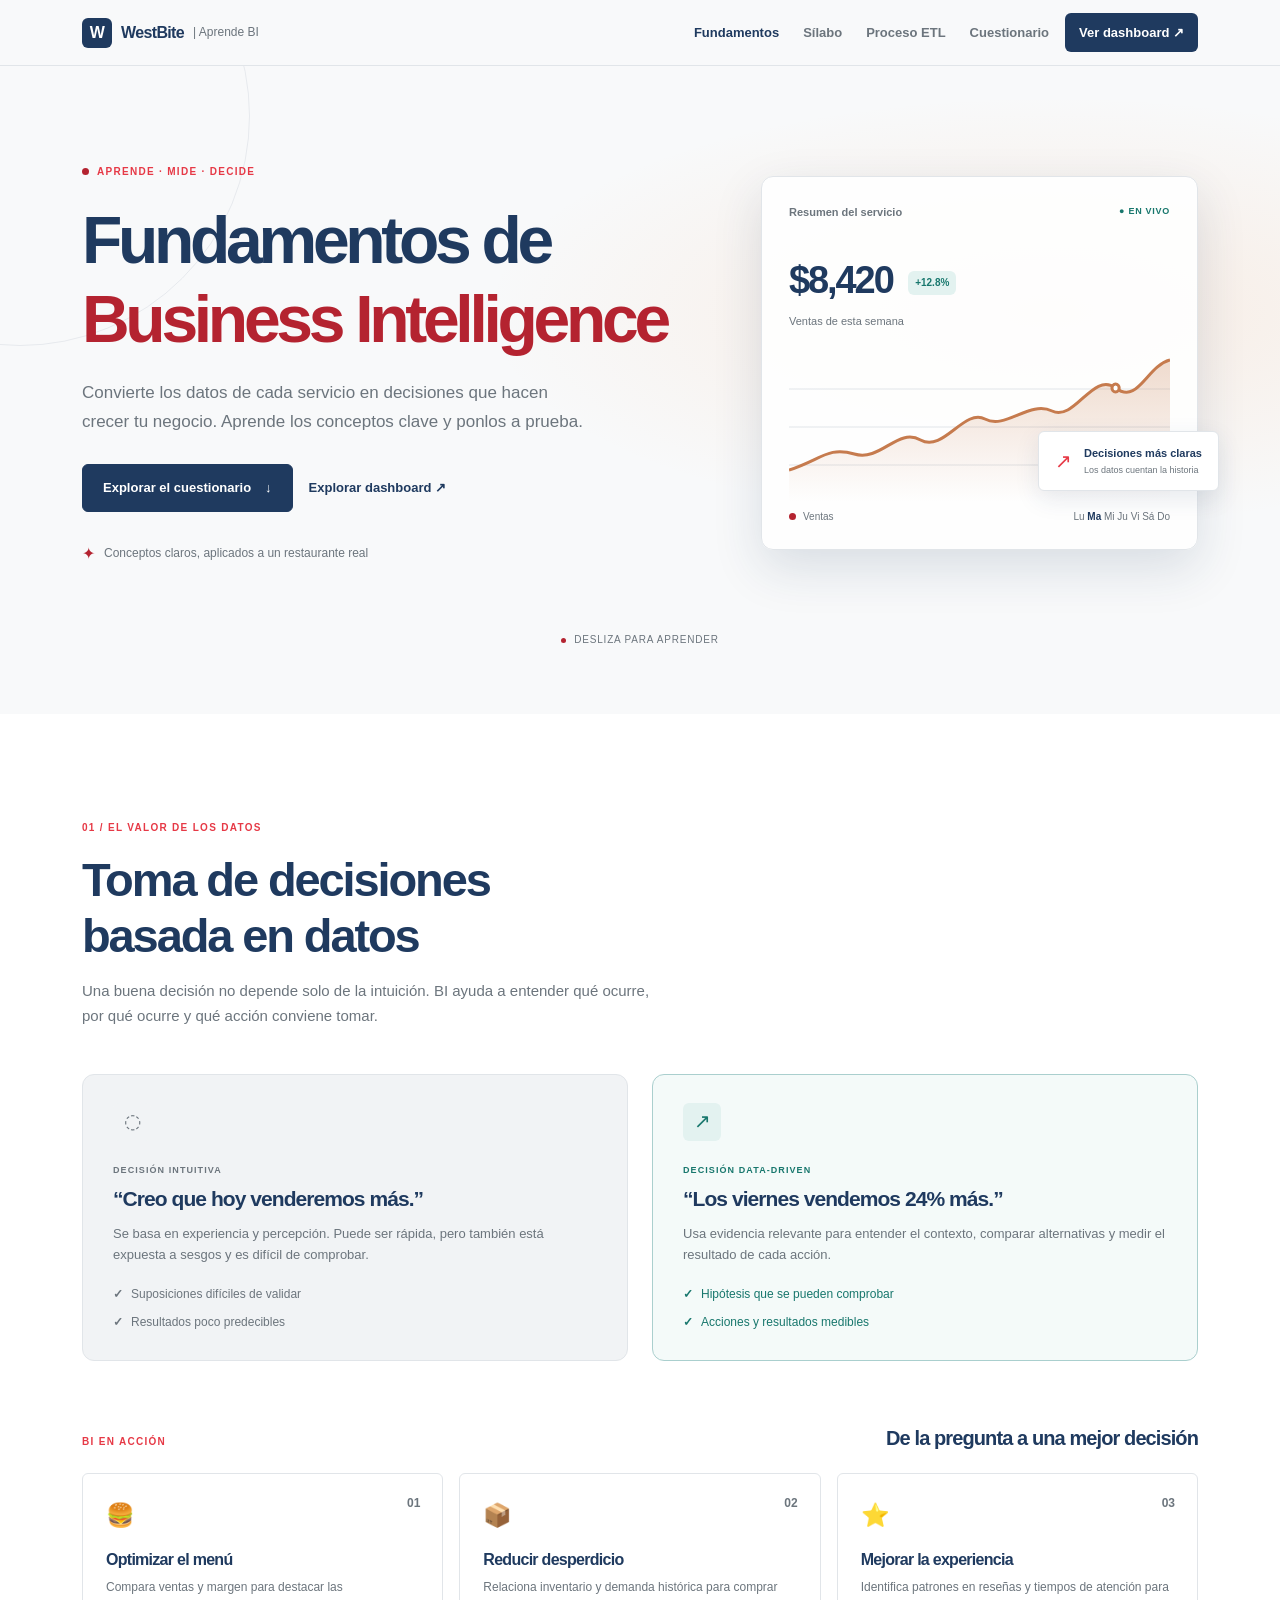
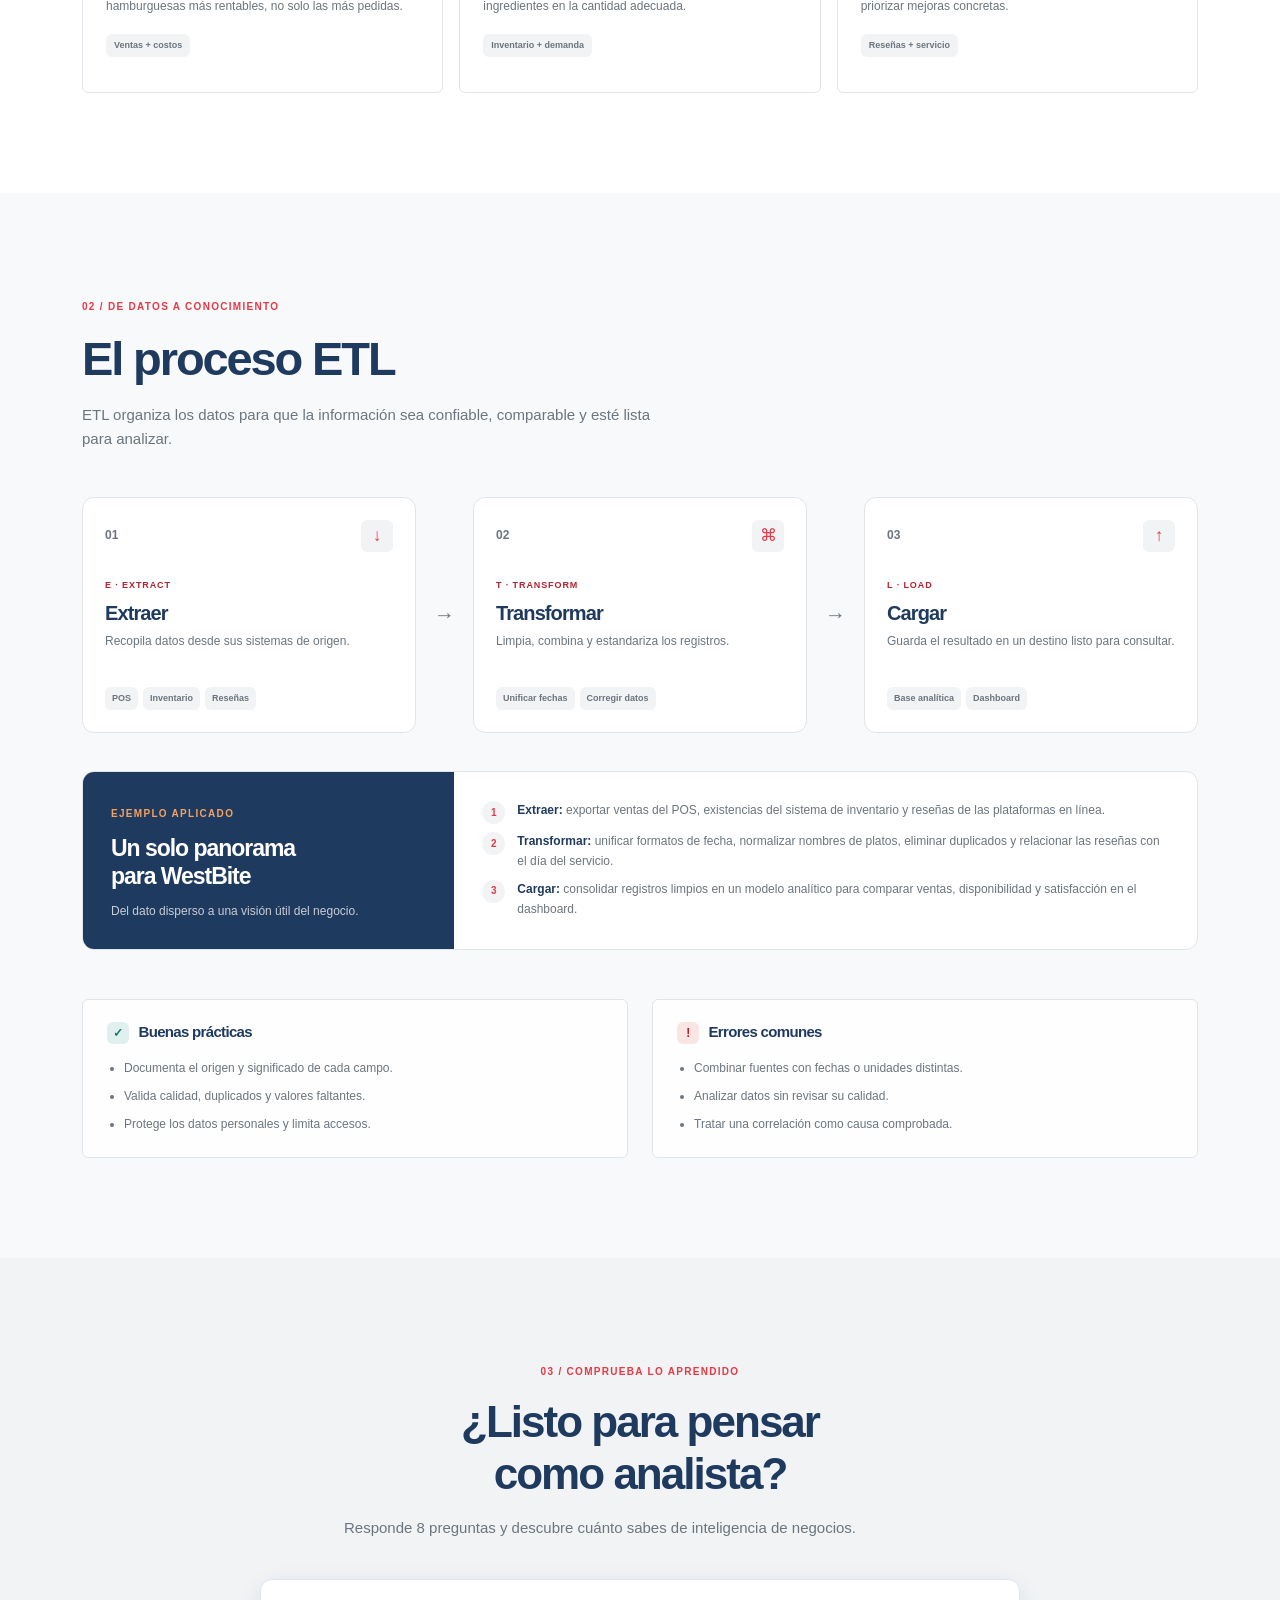
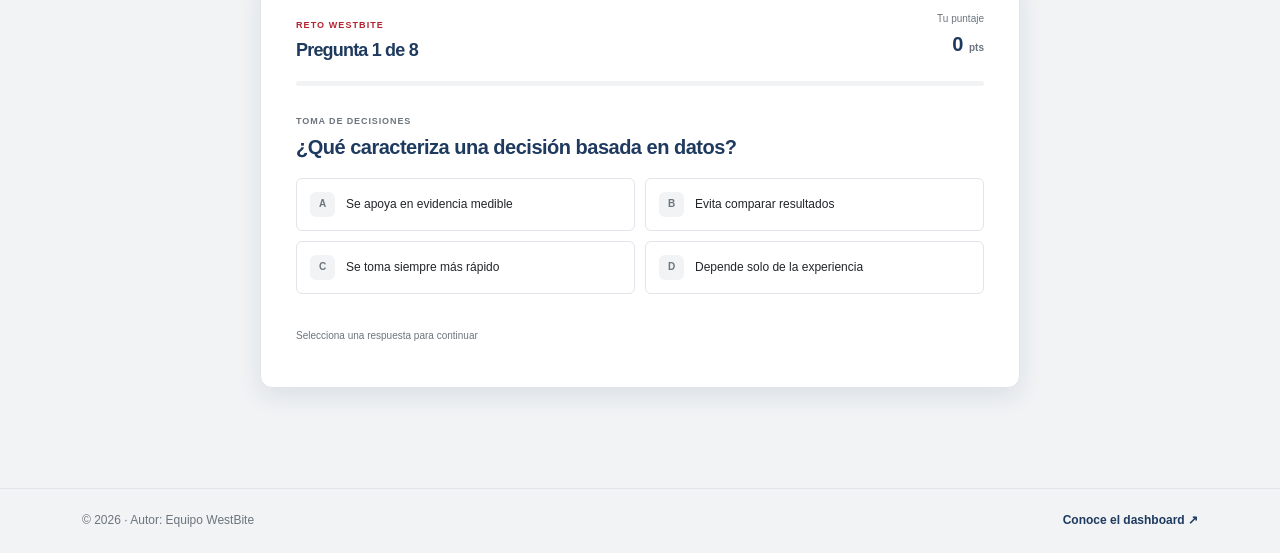
<file: index.html>
<!doctype html>
<html lang="es">
<head>
  <meta charset="utf-8">
  <meta name="viewport" content="width=device-width, initial-scale=1">
  <meta name="description" content="Aprende los fundamentos de Business Intelligence con ejemplos prácticos de un restaurante.">
  <title>Fundamentos de BI | WestBite Bistro</title>
  <link rel="preconnect" href="https://fonts.googleapis.com">
  <link rel="preconnect" href="https://fonts.gstatic.com" crossorigin>
  <link href="https://fonts.googleapis.com/css2?family=DM+Sans:wght@400;500;600;700&family=Manrope:wght@500;600;700;800&display=swap" rel="stylesheet">
  <link href="https://cdn.jsdelivr.net/npm/bootstrap@5.3.3/dist/css/bootstrap.min.css" rel="stylesheet">
  <link rel="stylesheet" href="css/styles.css">
  <link rel="stylesheet" href="css/home.css">
  <script src="https://cdn.jsdelivr.net/npm/bootstrap@5.3.3/dist/js/bootstrap.bundle.min.js" defer></script>
  <script src="js/main.js" defer></script>
  <script src="js/quiz.js" defer></script>
</head>
<body>
  <a class="skip-link" href="#contenido">Saltar al contenido</a>
  <nav class="navbar navbar-expand-lg site-navbar" aria-label="Navegación principal">
    <div class="container">
      <a class="navbar-brand brand" href="index.html"><span class="brand-mark" aria-hidden="true">W</span> WestBite <span class="brand-light">| Aprende BI</span></a>
      <button class="navbar-toggler" type="button" data-bs-toggle="collapse" data-bs-target="#menuPrincipal" aria-controls="menuPrincipal" aria-expanded="false" aria-label="Abrir menú">
        <span class="navbar-toggler-icon"></span>
      </button>
      <div class="collapse navbar-collapse" id="menuPrincipal">
        <ul class="navbar-nav ms-auto align-items-lg-center gap-lg-2">
          <li class="nav-item"><a class="nav-link active" aria-current="page" href="index.html">Fundamentos</a></li>
          <li class="nav-item"><a class="nav-link" href="silabo.html">Sílabo</a></li>
          <li class="nav-item"><a class="nav-link" href="#proceso-etl">Proceso ETL</a></li>
          <li class="nav-item"><a class="nav-link" href="#cuestionario">Cuestionario</a></li>
          <li class="nav-item"><a class="nav-link nav-cta" href="dashboard.html">Ver dashboard <span aria-hidden="true">↗</span></a></li>
        </ul>
      </div>
    </div>
  </nav>

  <main id="contenido">
    <!-- Presentación del material y acceso directo al reto interactivo. -->
    <section class="hero-section">
      <div class="container">
        <div class="row align-items-center g-5">
          <div class="col-lg-7">
            <span class="eyebrow"><span class="eyebrow-dot"></span> Aprende · mide · decide</span>
            <h1>Fundamentos de<br><span>Business Intelligence</span></h1>
            <p class="hero-lead">Convierte los datos de cada servicio en decisiones que hacen crecer tu negocio. Aprende los conceptos clave y ponlos a prueba.</p>
            <div class="d-flex flex-wrap gap-3 align-items-center">
              <a class="btn btn-primary-custom" href="#cuestionario">Explorar el cuestionario <span aria-hidden="true">↓</span></a>
              <a class="text-link" href="dashboard.html">Explorar dashboard <span aria-hidden="true">↗</span></a>
            </div>
            <div class="hero-proof"><span class="proof-icon" aria-hidden="true">✦</span> Conceptos claros, aplicados a un restaurante real</div>
          </div>
          <div class="col-lg-5">
            <div class="hero-visual" aria-label="Ilustración de un resumen de ventas">
              <div class="visual-top"><span>Resumen del servicio</span><span class="live-dot">● EN VIVO</span></div>
              <div class="visual-number">$8,420 <span>+12.8%</span></div>
              <div class="visual-caption">Ventas de esta semana</div>
              <div class="mini-chart" aria-hidden="true">
                <div class="chart-grid"></div>
                <svg viewBox="0 0 420 150" role="presentation" preserveAspectRatio="none">
                  <defs><linearGradient id="areaFill" x1="0" x2="0" y1="0" y2="1"><stop offset="0%" stop-color="#c67b4e" stop-opacity=".27"/><stop offset="100%" stop-color="#c67b4e" stop-opacity="0"/></linearGradient></defs>
                  <path d="M0 118 C35 108 43 94 72 102 S120 75 145 88 S193 56 216 67 S265 48 290 59 S335 19 360 36 S394 14 420 8 L420 150 L0 150 Z" fill="url(#areaFill)"/>
                  <path d="M0 118 C35 108 43 94 72 102 S120 75 145 88 S193 56 216 67 S265 48 290 59 S335 19 360 36 S394 14 420 8" fill="none" stroke="#c67b4e" stroke-width="3" vector-effect="non-scaling-stroke"/>
                  <circle cx="360" cy="36" r="4" fill="#fff" stroke="#c67b4e" stroke-width="3" vector-effect="non-scaling-stroke"/>
                </svg>
              </div>
              <div class="visual-legend"><span><i class="legend-dot"></i>Ventas</span><span>Lu <b>Ma</b> Mi Ju Vi Sá Do</span></div>
              <div class="floating-insight"><span aria-hidden="true">↗</span><div><strong>Decisiones más claras</strong><small>Los datos cuentan la historia</small></div></div>
            </div>
          </div>
        </div>
        <div class="hero-scroll"><span></span> Desliza para aprender</div>
      </div>
    </section>

    <!-- Concepto de BI, contraste entre enfoques y casos de uso en el restaurante. -->
    <section class="section-padding decision-section" id="decisiones">
      <div class="container">
        <div class="section-heading">
          <span class="eyebrow">01 / El valor de los datos</span>
          <h2>Toma de decisiones<br class="d-none d-md-block"> basada en datos</h2>
          <p>Una buena decisión no depende solo de la intuición. BI ayuda a entender qué ocurre, por qué ocurre y qué acción conviene tomar.</p>
        </div>
        <div class="row g-4 align-items-stretch compare-row">
          <div class="col-md-6">
            <article class="compare-card intuitive">
              <div class="compare-icon" aria-hidden="true">◌</div>
              <div class="compare-label">DECISIÓN INTUITIVA</div>
              <h3>“Creo que hoy venderemos más.”</h3>
              <p>Se basa en experiencia y percepción. Puede ser rápida, pero también está expuesta a sesgos y es difícil de comprobar.</p>
              <ul class="check-list muted-list"><li>Suposiciones difíciles de validar</li><li>Resultados poco predecibles</li></ul>
            </article>
          </div>
          <div class="col-md-6">
            <article class="compare-card data-driven">
              <div class="compare-icon" aria-hidden="true">↗</div>
              <div class="compare-label">DECISIÓN DATA-DRIVEN</div>
              <h3>“Los viernes vendemos 24% más.”</h3>
              <p>Usa evidencia relevante para entender el contexto, comparar alternativas y medir el resultado de cada acción.</p>
              <ul class="check-list"><li>Hipótesis que se pueden comprobar</li><li>Acciones y resultados medibles</li></ul>
            </article>
          </div>
        </div>
        <div class="examples-block">
          <div class="examples-title"><span class="eyebrow">BI en acción</span><h3>De la pregunta a una mejor decisión</h3></div>
          <div class="row g-3">
            <div class="col-md-4"><article class="example-card"><span class="example-number">01</span><span class="example-icon" aria-hidden="true">🍔</span><h4>Optimizar el menú</h4><p>Compara ventas y margen para destacar las hamburguesas más rentables, no solo las más pedidas.</p><span class="example-tag">Ventas + costos</span></article></div>
            <div class="col-md-4"><article class="example-card"><span class="example-number">02</span><span class="example-icon" aria-hidden="true">📦</span><h4>Reducir desperdicio</h4><p>Relaciona inventario y demanda histórica para comprar ingredientes en la cantidad adecuada.</p><span class="example-tag">Inventario + demanda</span></article></div>
            <div class="col-md-4"><article class="example-card"><span class="example-number">03</span><span class="example-icon" aria-hidden="true">⭐</span><h4>Mejorar la experiencia</h4><p>Identifica patrones en reseñas y tiempos de atención para priorizar mejoras concretas.</p><span class="example-tag">Reseñas + servicio</span></article></div>
          </div>
        </div>
      </div>
    </section>

    <!-- Diagrama ETL y ejemplo de consolidación de fuentes de WestBite. -->
    <section class="etl-section section-padding" id="proceso-etl">
      <div class="container">
        <div class="section-heading">
          <span class="eyebrow">02 / De datos a conocimiento</span>
          <h2>El proceso ETL</h2>
          <p>ETL organiza los datos para que la información sea confiable, comparable y esté lista para analizar.</p>
        </div>
        <div class="etl-flow" aria-label="Etapas del proceso ETL: extraer, transformar y cargar">
          <article class="etl-step"><div class="etl-step-top"><span class="etl-number">01</span><span class="etl-icon" aria-hidden="true">↓</span></div><span class="etl-verb">E · EXTRACT</span><h3>Extraer</h3><p>Recopila datos desde sus sistemas de origen.</p><div class="etl-example"><b>POS</b><b>Inventario</b><b>Reseñas</b></div></article>
          <div class="etl-connector" aria-hidden="true">→</div>
          <article class="etl-step"><div class="etl-step-top"><span class="etl-number">02</span><span class="etl-icon" aria-hidden="true">⌘</span></div><span class="etl-verb">T · TRANSFORM</span><h3>Transformar</h3><p>Limpia, combina y estandariza los registros.</p><div class="etl-example"><b>Unificar fechas</b><b>Corregir datos</b></div></article>
          <div class="etl-connector" aria-hidden="true">→</div>
          <article class="etl-step"><div class="etl-step-top"><span class="etl-number">03</span><span class="etl-icon" aria-hidden="true">↑</span></div><span class="etl-verb">L · LOAD</span><h3>Cargar</h3><p>Guarda el resultado en un destino listo para consultar.</p><div class="etl-example"><b>Base analítica</b><b>Dashboard</b></div></article>
        </div>
        <div class="etl-case row g-0">
          <div class="col-lg-4 case-heading"><span class="eyebrow">Ejemplo aplicado</span><h3>Un solo panorama<br>para WestBite</h3><p>Del dato disperso a una visión útil del negocio.</p></div>
          <div class="col-lg-8 case-content">
            <div class="case-line"><span class="case-bullet">1</span><p><strong>Extraer:</strong> exportar ventas del POS, existencias del sistema de inventario y reseñas de las plataformas en línea.</p></div>
            <div class="case-line"><span class="case-bullet">2</span><p><strong>Transformar:</strong> unificar formatos de fecha, normalizar nombres de platos, eliminar duplicados y relacionar las reseñas con el día del servicio.</p></div>
            <div class="case-line"><span class="case-bullet">3</span><p><strong>Cargar:</strong> consolidar registros limpios en un modelo analítico para comparar ventas, disponibilidad y satisfacción en el dashboard.</p></div>
          </div>
        </div>
        <div class="row g-4 practice-row">
          <div class="col-md-6"><div class="practice-card"><h3><span class="practice-mark good">✓</span> Buenas prácticas</h3><ul><li>Documenta el origen y significado de cada campo.</li><li>Valida calidad, duplicados y valores faltantes.</li><li>Protege los datos personales y limita accesos.</li></ul></div></div>
          <div class="col-md-6"><div class="practice-card"><h3><span class="practice-mark bad">!</span> Errores comunes</h3><ul><li>Combinar fuentes con fechas o unidades distintas.</li><li>Analizar datos sin revisar su calidad.</li><li>Tratar una correlación como causa comprobada.</li></ul></div></div>
        </div>
      </div>
    </section>

    <!-- La interfaz se completa en el cliente con las preguntas de js/quiz.js. -->
    <section class="quiz-section section-padding" id="cuestionario">
      <div class="container">
        <div class="section-heading text-center mx-auto">
          <span class="eyebrow">03 / Comprueba lo aprendido</span>
          <h2>¿Listo para pensar<br>como analista?</h2>
          <p>Responde 8 preguntas y descubre cuánto sabes de inteligencia de negocios.</p>
        </div>
        <div class="quiz-shell" id="quizApp">
          <div class="quiz-header">
            <div><span class="quiz-kicker">RETO WESTBITE</span><h3 id="questionCounter">Pregunta 1 de 8</h3></div>
            <div class="quiz-score"><span>Tu puntaje</span><strong id="currentScore">0 <small>pts</small></strong></div>
          </div>
          <div class="progress quiz-progress" role="progressbar" aria-label="Progreso del cuestionario" aria-valuemin="0" aria-valuemax="8" aria-valuenow="0">
            <div class="progress-bar" id="progressBar"></div>
          </div>
          <div class="quiz-content" id="quizContent">
            <p class="question-category" id="questionCategory"></p>
            <h4 class="quiz-question" id="questionText"></h4>
            <div class="answer-list" id="answerList"></div>
            <div class="quiz-feedback" id="quizFeedback" aria-live="polite" hidden></div>
            <div class="quiz-actions"><span class="quiz-hint">Selecciona una respuesta para continuar</span><button class="btn btn-primary-custom" id="nextQuestion" type="button" disabled>Siguiente <span aria-hidden="true">→</span></button></div>
          </div>
          <div class="quiz-result" id="quizResult" hidden aria-live="polite">
            <div class="result-medal" aria-hidden="true">✦</div>
            <span class="quiz-kicker">RETO COMPLETADO</span>
            <h3 id="resultTitle"></h3>
            <p id="resultMessage"></p>
            <div class="result-score" id="finalScore"></div>
            <div class="badge-unlocked" id="earnedBadge"></div>
            <button class="btn btn-primary-custom" id="retryQuiz" type="button">Reintentar <span aria-hidden="true">↻</span></button>
          </div>
        </div>
      </div>
    </section>
  </main>

  <footer class="site-footer"><div class="container d-flex flex-column flex-md-row justify-content-between gap-2"><span>© <span data-current-year></span> · Autor: Equipo WestBite</span><a href="dashboard.html">Conoce el dashboard <span aria-hidden="true">↗</span></a></div></footer>
</body>
</html>
</file>
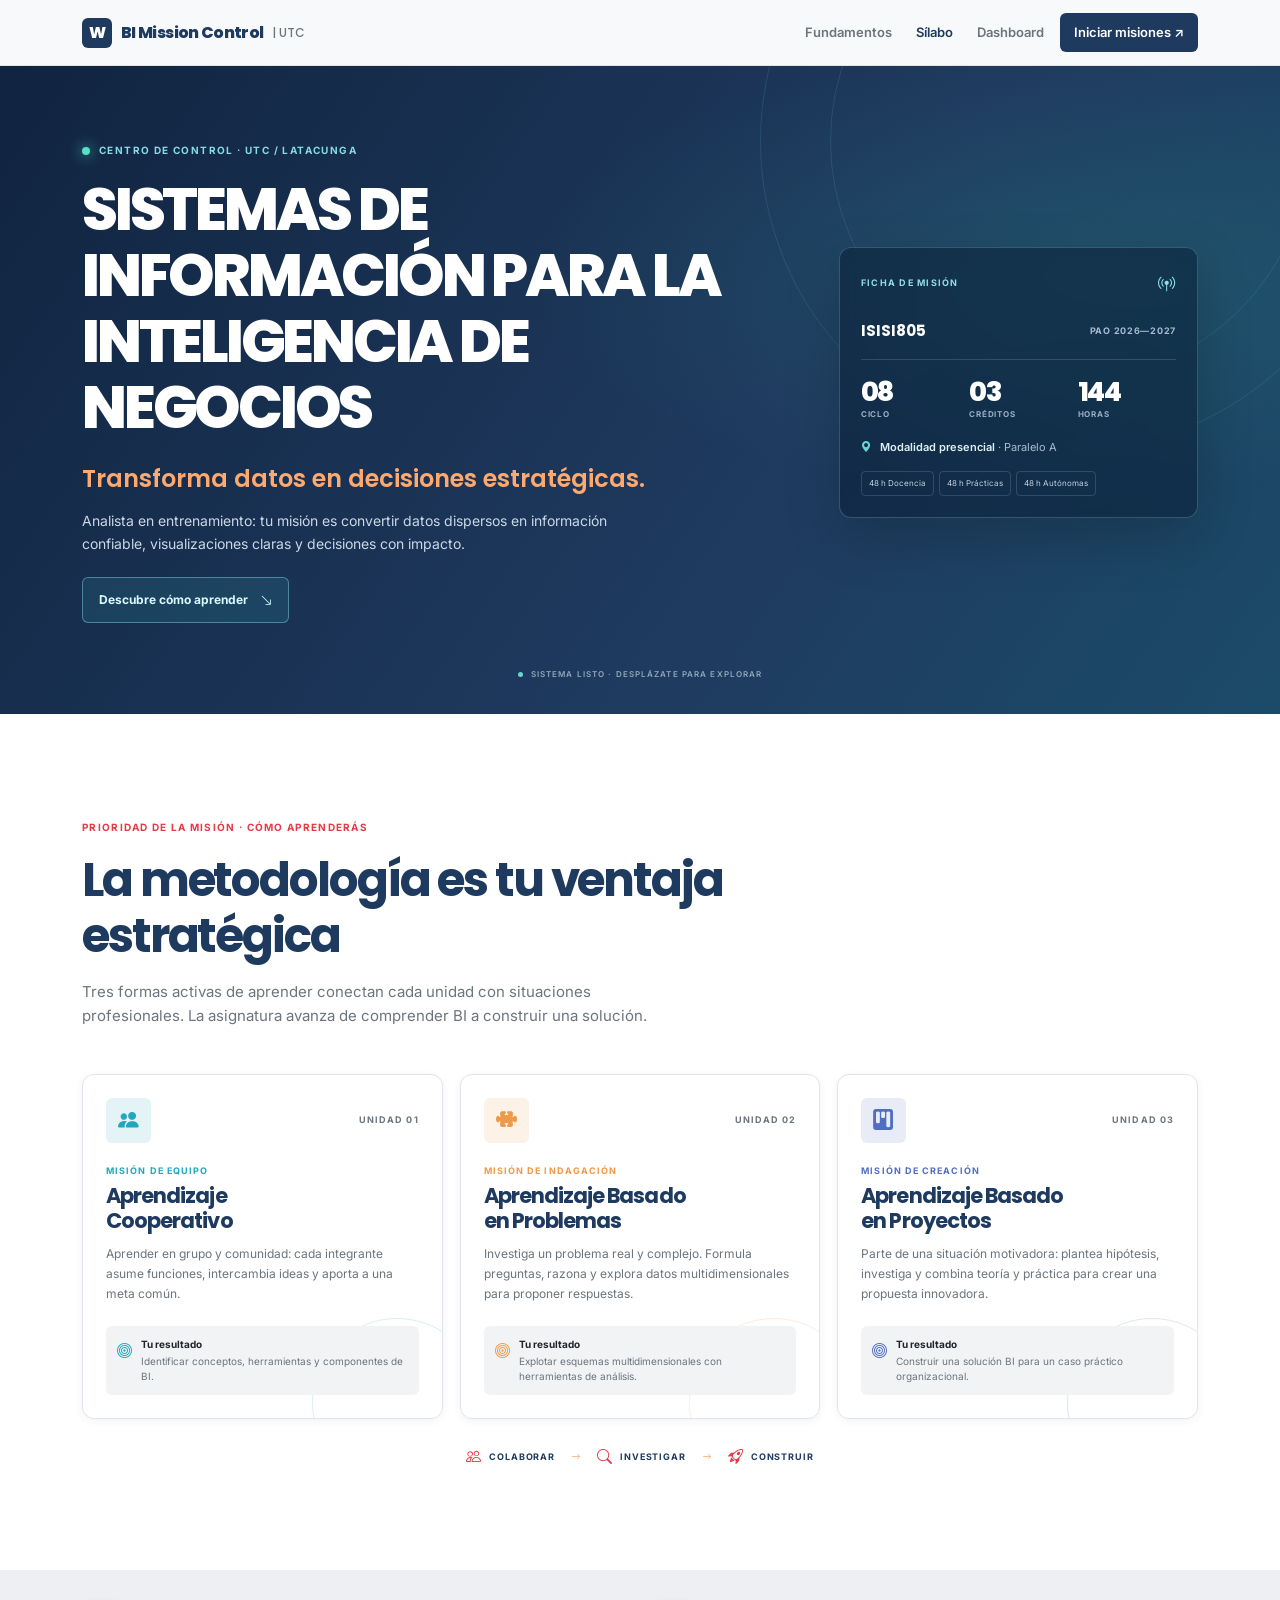
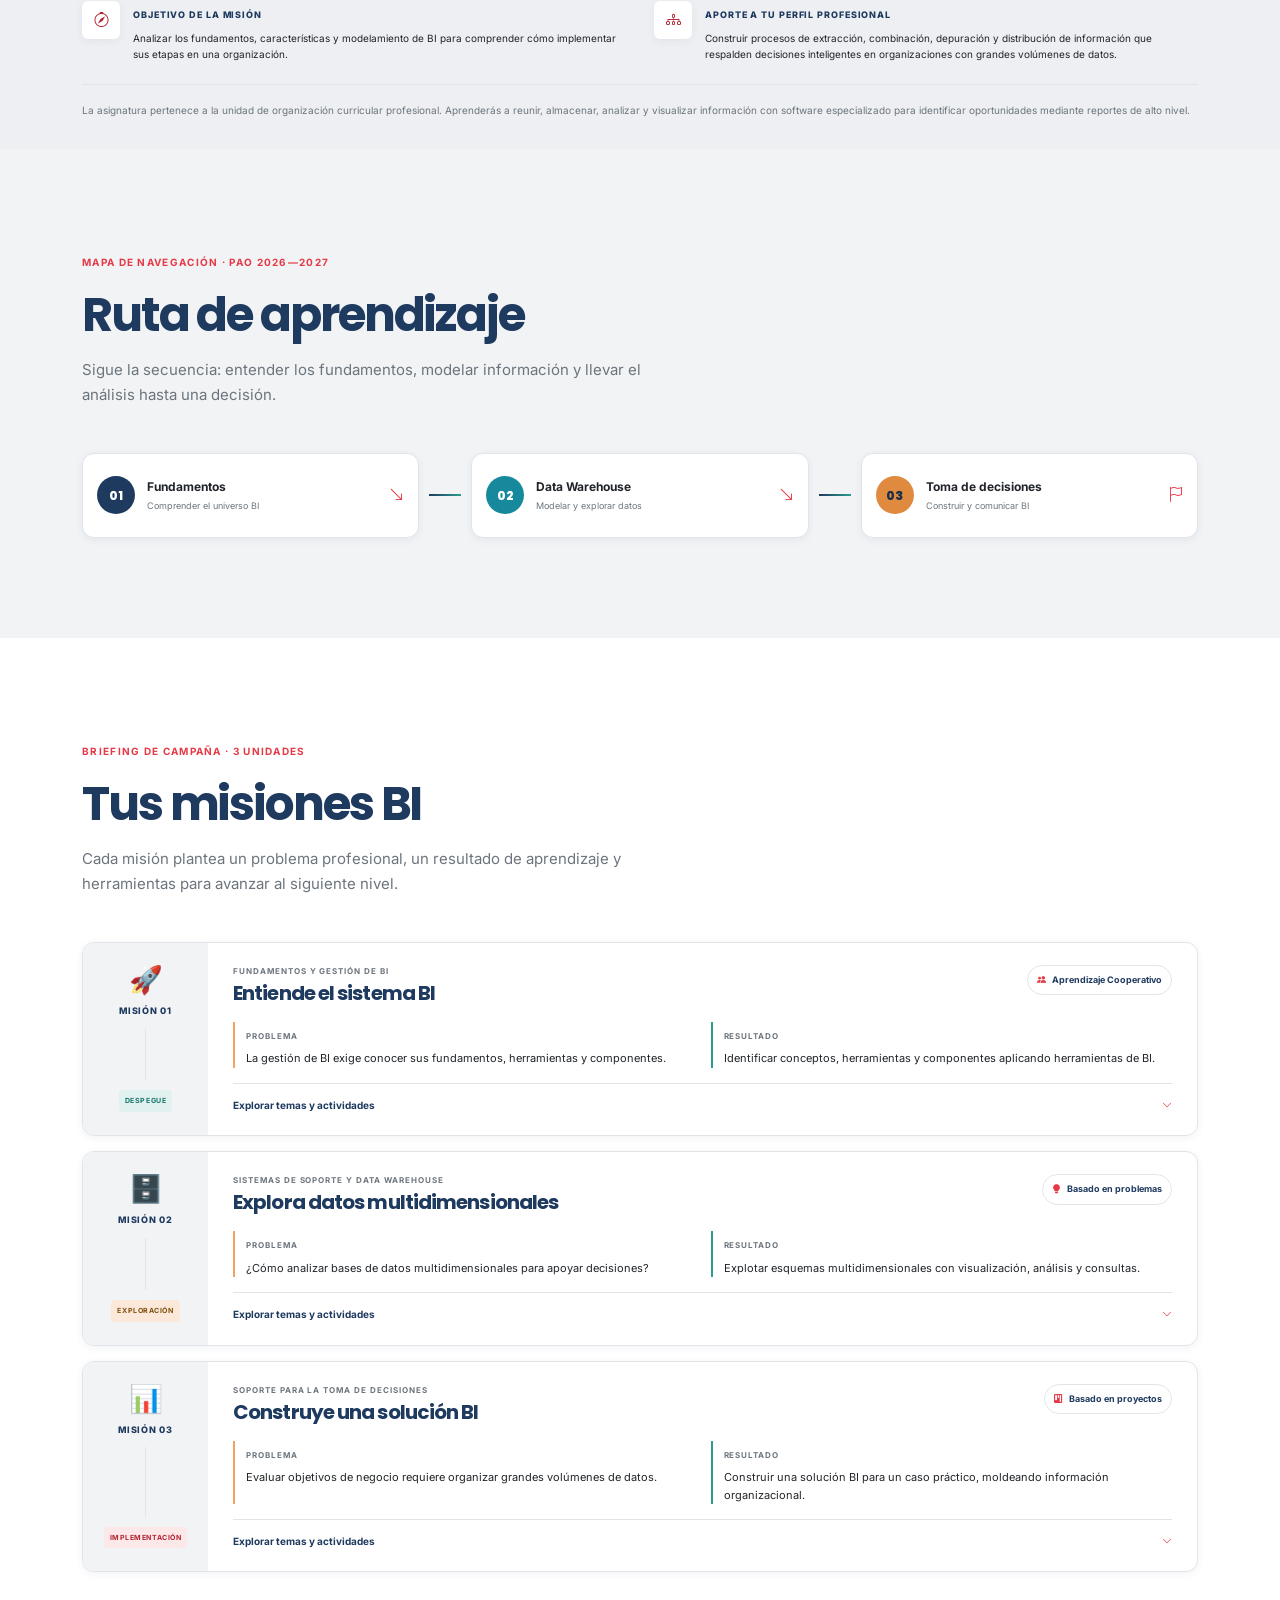
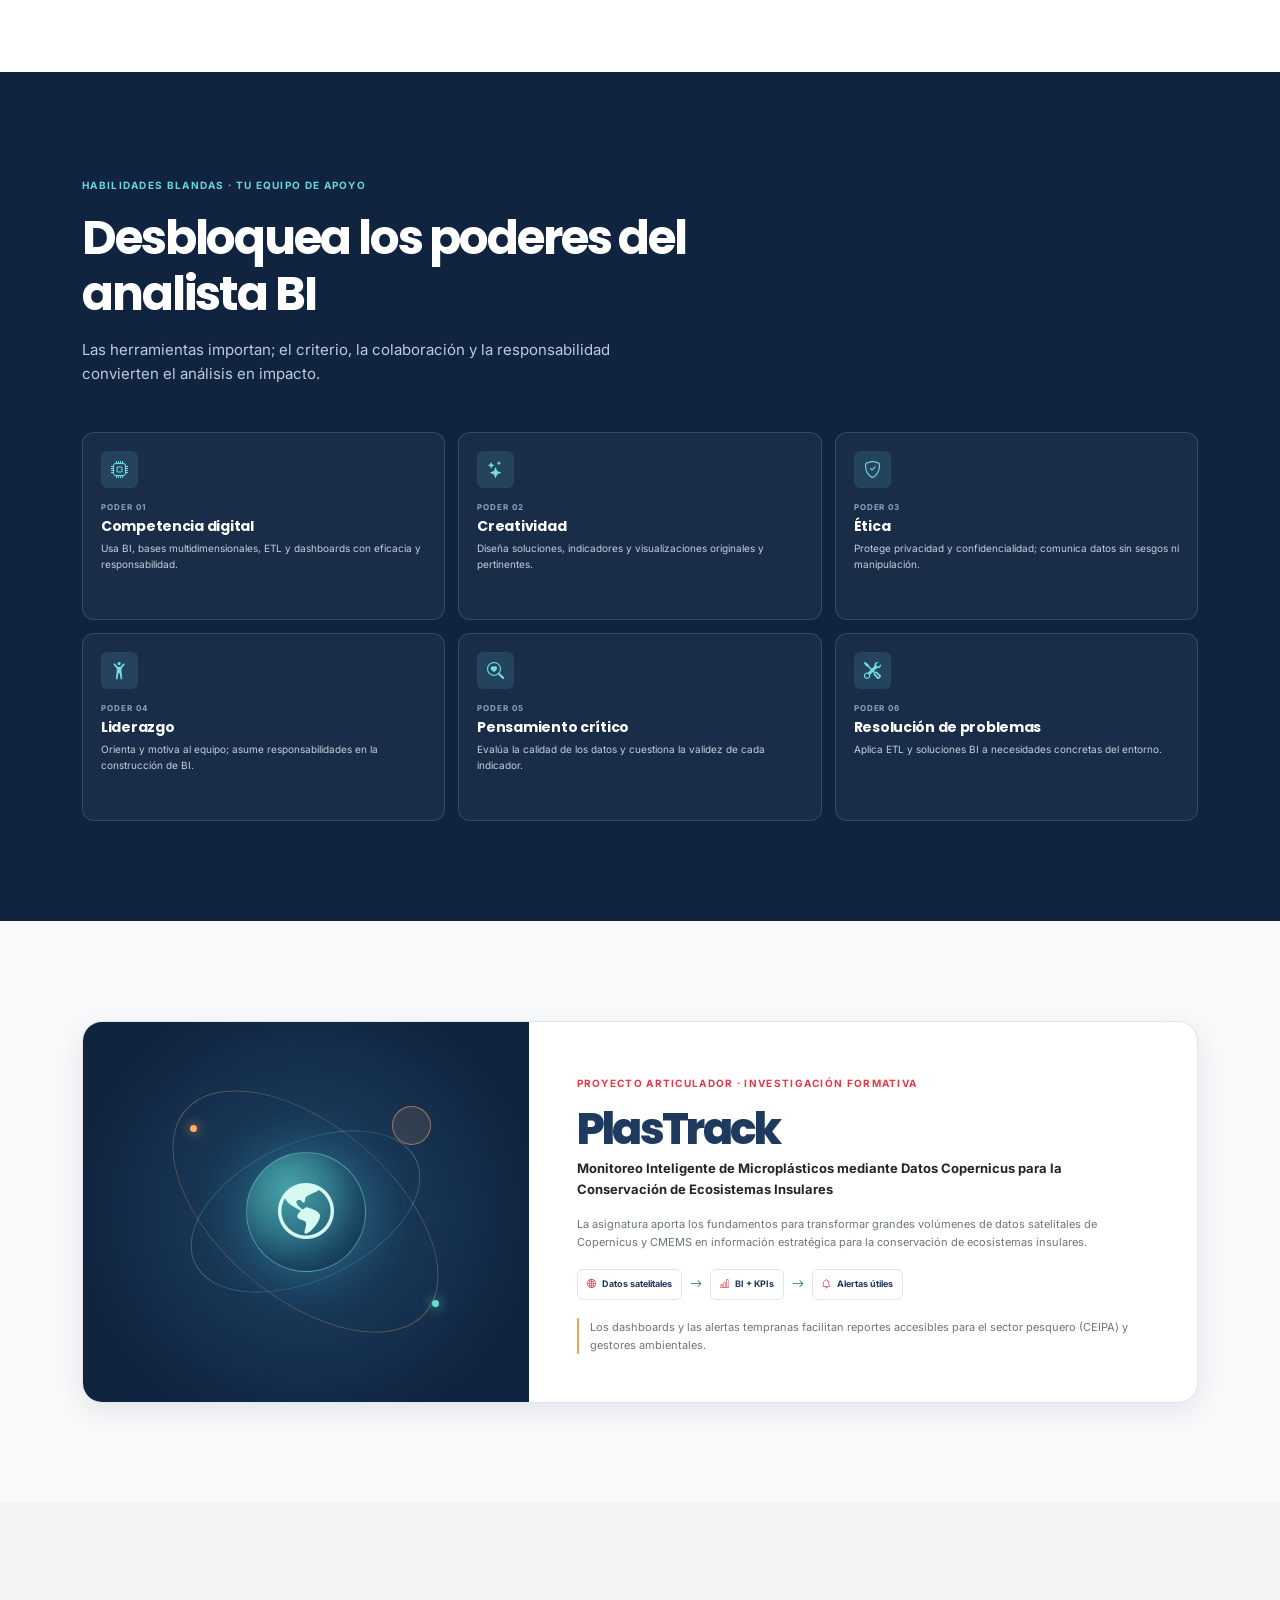
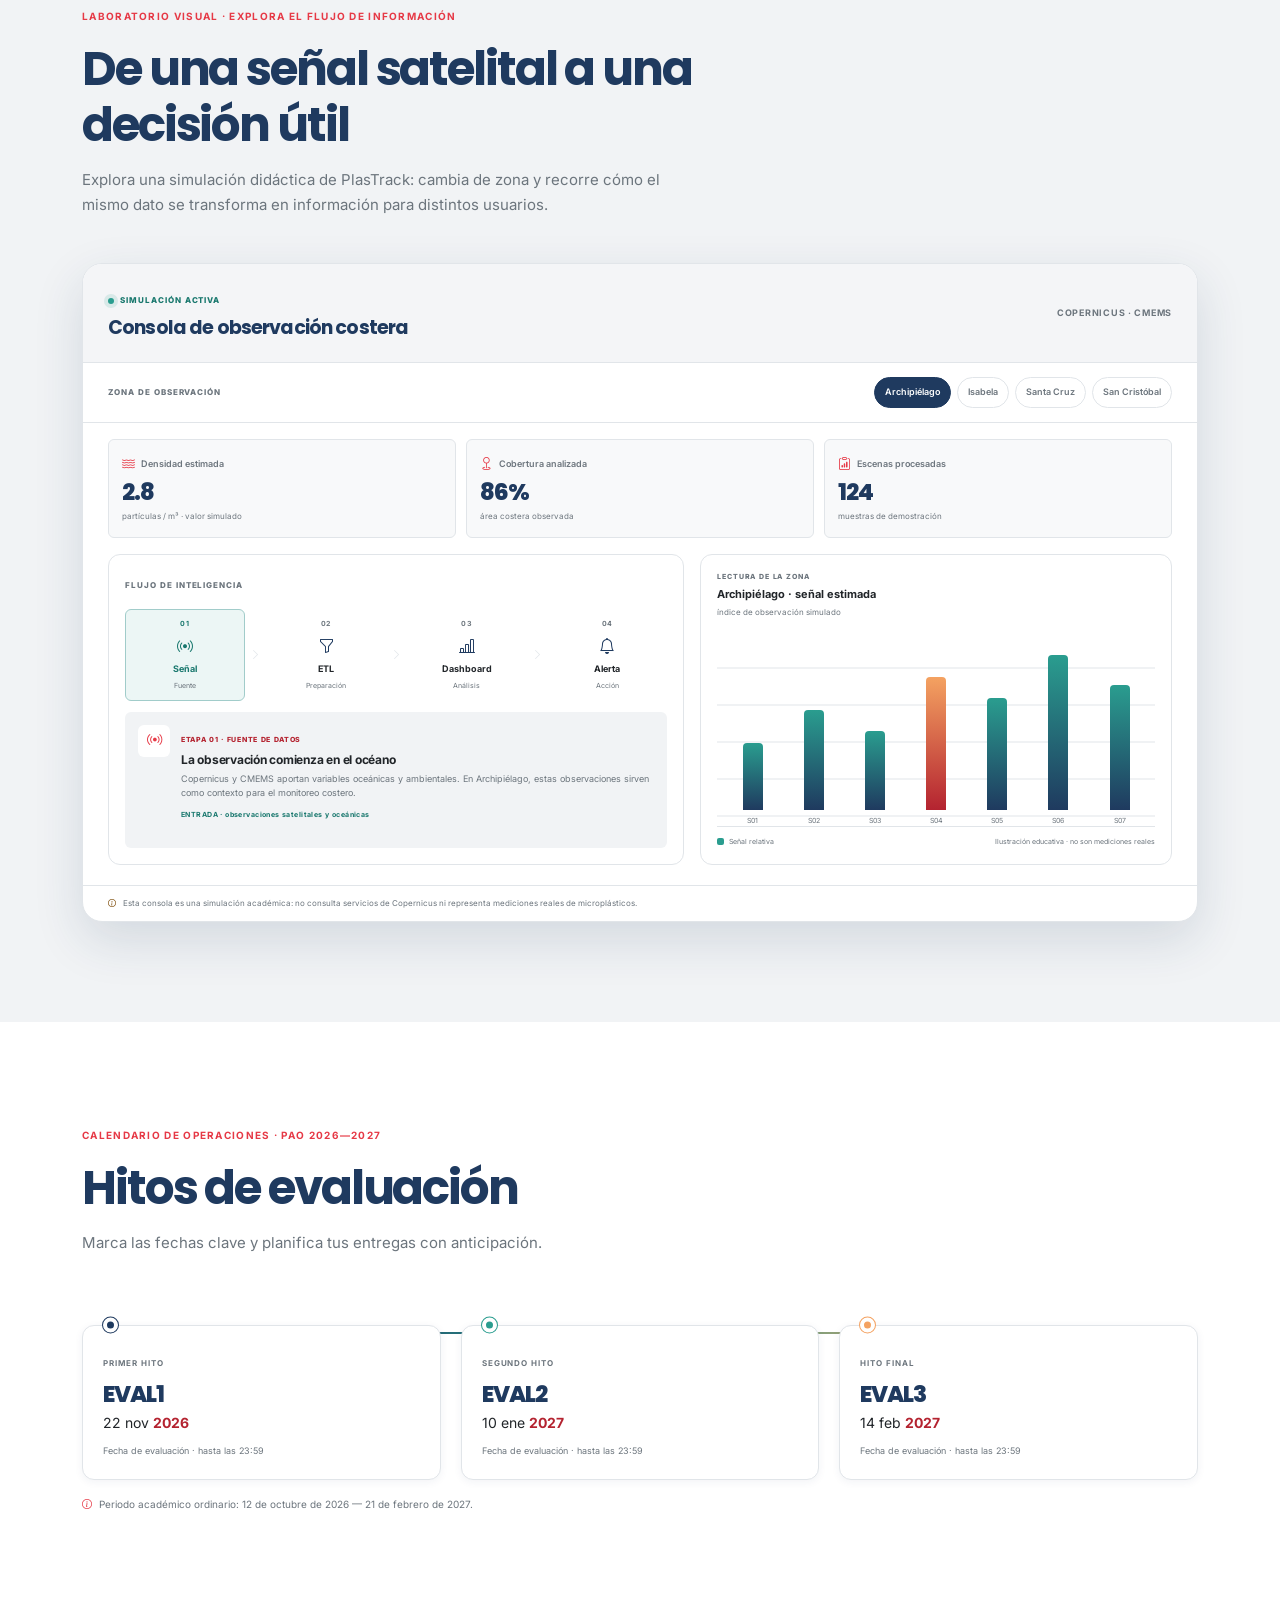
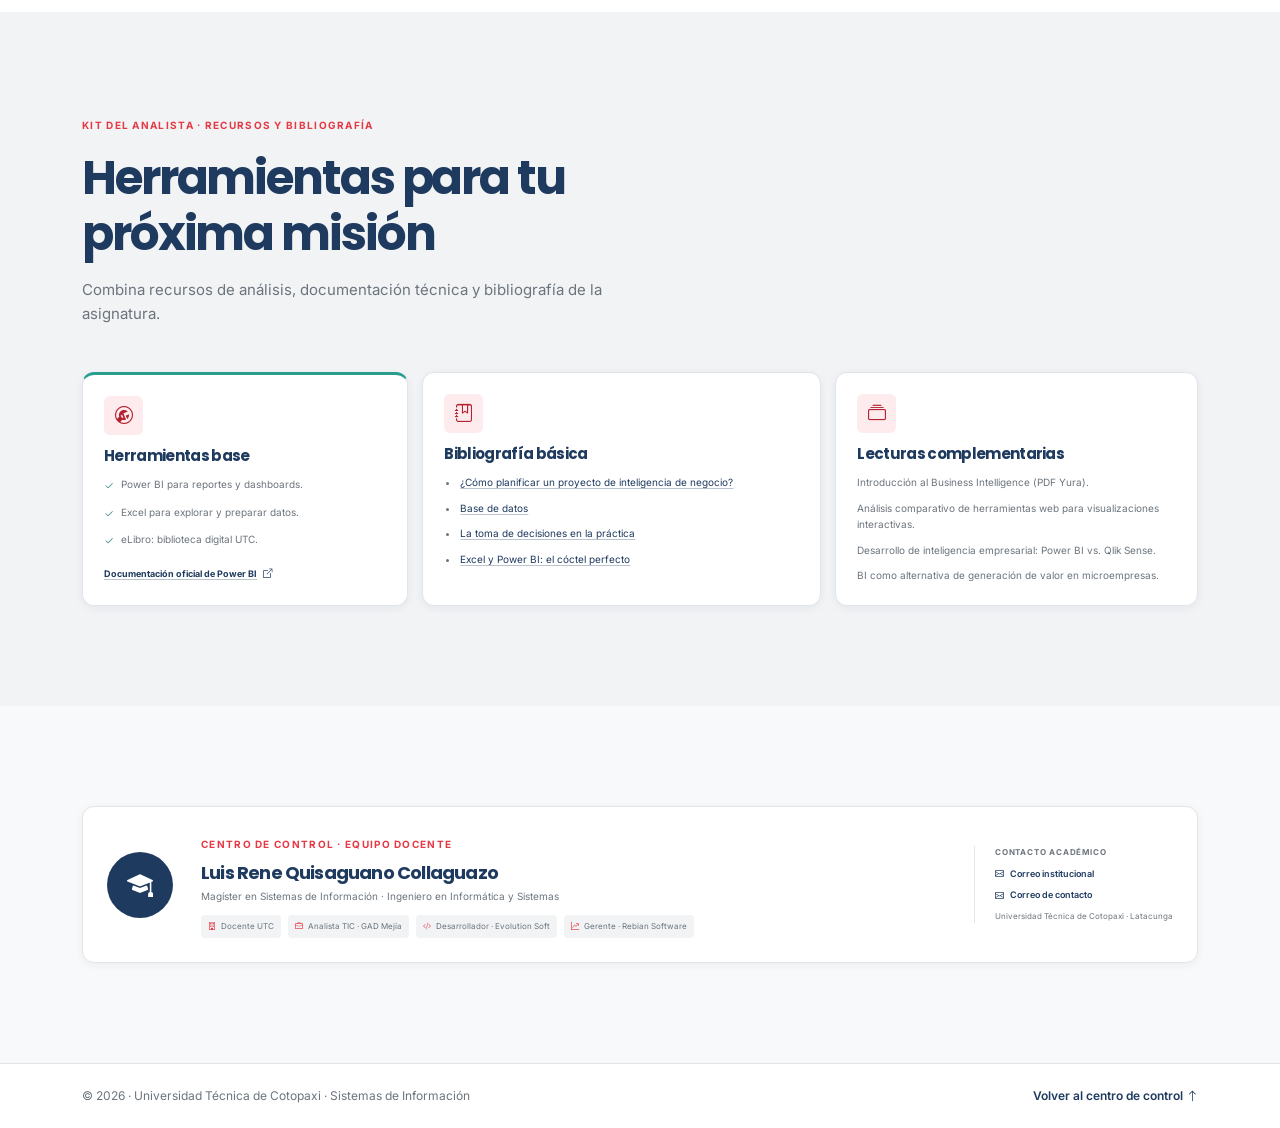
<file: silabo.html>
<!doctype html>
<html lang="es">
<head>
  <meta charset="utf-8">
  <meta name="viewport" content="width=device-width, initial-scale=1">
  <meta name="description" content="Guía visual interactiva del sílabo de Sistemas de Información para la Inteligencia de Negocios, UTC, PAO 2026-2027.">
  <title>Sílabo | BI Mission Control · UTC</title>
  <link rel="preconnect" href="https://fonts.googleapis.com">
  <link rel="preconnect" href="https://fonts.gstatic.com" crossorigin>
  <link href="https://fonts.googleapis.com/css2?family=Inter:wght@400;600;700&family=Poppins:wght@600;800&display=swap" rel="stylesheet">
  <link href="https://cdn.jsdelivr.net/npm/bootstrap@5.3.3/dist/css/bootstrap.min.css" rel="stylesheet">
  <link href="https://cdn.jsdelivr.net/npm/bootstrap-icons@1.11.3/font/bootstrap-icons.css" rel="stylesheet">
  <link rel="stylesheet" href="css/styles.css">
  <link rel="stylesheet" href="css/silabo.css">
  <script src="https://cdn.jsdelivr.net/npm/bootstrap@5.3.3/dist/js/bootstrap.bundle.min.js" defer></script>
  <script src="js/main.js" defer></script>
  <script src="js/silabo.js" defer></script>
</head>
<body class="syllabus-page">
  <a class="skip-link" href="#contenido">Saltar al contenido</a>
  <nav class="navbar navbar-expand-lg site-navbar" aria-label="Navegación principal">
    <div class="container">
      <a class="navbar-brand brand" href="index.html"><span class="brand-mark" aria-hidden="true">W</span> BI Mission Control <span class="brand-light">| UTC</span></a>
      <button class="navbar-toggler" type="button" data-bs-toggle="collapse" data-bs-target="#menuPrincipal" aria-controls="menuPrincipal" aria-expanded="false" aria-label="Abrir menú">
        <span class="navbar-toggler-icon"></span>
      </button>
      <div class="collapse navbar-collapse" id="menuPrincipal">
        <ul class="navbar-nav ms-auto align-items-lg-center gap-lg-2">
          <li class="nav-item"><a class="nav-link" href="index.html">Fundamentos</a></li>
          <li class="nav-item"><a class="nav-link active" aria-current="page" href="silabo.html">Sílabo</a></li>
          <li class="nav-item"><a class="nav-link" href="dashboard.html">Dashboard</a></li>
          <li class="nav-item"><a class="nav-link nav-cta" href="#misiones">Iniciar misiones <span aria-hidden="true">↗</span></a></li>
        </ul>
      </div>
    </div>
  </nav>

  <main id="contenido">
    <header class="mission-hero">
      <div class="container">
        <div class="mission-hero__grid">
          <div class="mission-hero__copy">
            <p class="mission-hero__eyebrow"><span class="mission-hero__signal"></span> CENTRO DE CONTROL · UTC / LATACUNGA</p>
            <h1>SISTEMAS DE INFORMACIÓN PARA LA INTELIGENCIA DE NEGOCIOS</h1>
            <p class="mission-hero__subtitle">Transforma datos en decisiones estratégicas.</p>
            <p class="mission-hero__intro">Analista en entrenamiento: tu misión es convertir datos dispersos en información confiable, visualizaciones claras y decisiones con impacto.</p>
            <a class="mission-button" href="#metodologia">Descubre cómo aprender <i class="bi bi-arrow-down-right" aria-hidden="true"></i></a>
          </div>
          <div class="mission-hero__panel" aria-label="Ficha académica de la asignatura">
            <div class="mission-hero__panel-head"><span>FICHA DE MISIÓN</span><i class="bi bi-broadcast-pin" aria-hidden="true"></i></div>
            <div class="mission-hero__course"><span>ISISI805</span><span>PAO 2026—2027</span></div>
            <div class="mission-hero__rule"></div>
            <div class="mission-hero__metrics">
              <div><strong>08</strong><span>CICLO</span></div>
              <div><strong>03</strong><span>CRÉDITOS</span></div>
              <div><strong>144</strong><span>HORAS</span></div>
            </div>
            <div class="mission-hero__mode"><i class="bi bi-geo-alt-fill" aria-hidden="true"></i> Modalidad presencial <span>· Paralelo A</span></div>
            <div class="mission-hero__hours"><span>48 h Docencia</span><span>48 h Prácticas</span><span>48 h Autónomas</span></div>
          </div>
        </div>
        <div class="mission-hero__scroll" aria-hidden="true"><span></span> SISTEMA LISTO · DESPLÁZATE PARA EXPLORAR</div>
      </div>
    </header>

    <section class="section-padding pedagogy-section" id="metodologia">
      <div class="container">
        <div class="section-heading">
          <span class="eyebrow">PRIORIDAD DE LA MISIÓN · CÓMO APRENDERÁS</span>
          <h2>La metodología es tu ventaja estratégica</h2>
          <p>Tres formas activas de aprender conectan cada unidad con situaciones profesionales. La asignatura avanza de comprender BI a construir una solución.</p>
        </div>
        <div class="pedagogy-grid">
          <article class="pedagogy-card pedagogy-card--cooperative">
            <div class="pedagogy-card__top"><span class="pedagogy-card__icon"><i class="bi bi-people-fill" aria-hidden="true"></i></span><span class="pedagogy-card__unit">UNIDAD 01</span></div>
            <p class="pedagogy-card__label">MISIÓN DE EQUIPO</p>
            <h3>Aprendizaje<br>Cooperativo</h3>
            <p>Aprender en grupo y comunidad: cada integrante asume funciones, intercambia ideas y aporta a una meta común.</p>
            <div class="pedagogy-card__outcome"><i class="bi bi-bullseye" aria-hidden="true"></i><span><strong>Tu resultado</strong>Identificar conceptos, herramientas y componentes de BI.</span></div>
          </article>
          <article class="pedagogy-card pedagogy-card--problem">
            <div class="pedagogy-card__top"><span class="pedagogy-card__icon"><i class="bi bi-puzzle-fill" aria-hidden="true"></i></span><span class="pedagogy-card__unit">UNIDAD 02</span></div>
            <p class="pedagogy-card__label">MISIÓN DE INDAGACIÓN</p>
            <h3>Aprendizaje Basado<br>en Problemas</h3>
            <p>Investiga un problema real y complejo. Formula preguntas, razona y explora datos multidimensionales para proponer respuestas.</p>
            <div class="pedagogy-card__outcome"><i class="bi bi-bullseye" aria-hidden="true"></i><span><strong>Tu resultado</strong>Explotar esquemas multidimensionales con herramientas de análisis.</span></div>
          </article>
          <article class="pedagogy-card pedagogy-card--project">
            <div class="pedagogy-card__top"><span class="pedagogy-card__icon"><i class="bi bi-kanban-fill" aria-hidden="true"></i></span><span class="pedagogy-card__unit">UNIDAD 03</span></div>
            <p class="pedagogy-card__label">MISIÓN DE CREACIÓN</p>
            <h3>Aprendizaje Basado<br>en Proyectos</h3>
            <p>Parte de una situación motivadora: plantea hipótesis, investiga y combina teoría y práctica para crear una propuesta innovadora.</p>
            <div class="pedagogy-card__outcome"><i class="bi bi-bullseye" aria-hidden="true"></i><span><strong>Tu resultado</strong>Construir una solución BI para un caso práctico organizacional.</span></div>
          </article>
        </div>
        <div class="pedagogy-sequence" aria-label="Progresión metodológica: colaborar, investigar y construir">
          <span><i class="bi bi-people" aria-hidden="true"></i> COLABORAR</span><i class="bi bi-arrow-right" aria-hidden="true"></i>
          <span><i class="bi bi-search" aria-hidden="true"></i> INVESTIGAR</span><i class="bi bi-arrow-right" aria-hidden="true"></i>
          <span><i class="bi bi-rocket-takeoff" aria-hidden="true"></i> CONSTRUIR</span>
        </div>
      </div>
    </section>

    <section class="course-briefing" aria-label="Propósito de la asignatura">
      <div class="container">
        <div class="course-briefing__grid">
          <article class="course-briefing__item">
            <span class="course-briefing__icon"><i class="bi bi-compass" aria-hidden="true"></i></span>
            <div><span class="course-briefing__label">OBJETIVO DE LA MISIÓN</span><p>Analizar los fundamentos, características y modelamiento de BI para comprender cómo implementar sus etapas en una organización.</p></div>
          </article>
          <article class="course-briefing__item">
            <span class="course-briefing__icon"><i class="bi bi-diagram-3" aria-hidden="true"></i></span>
            <div><span class="course-briefing__label">APORTE A TU PERFIL PROFESIONAL</span><p>Construir procesos de extracción, combinación, depuración y distribución de información que respalden decisiones inteligentes en organizaciones con grandes volúmenes de datos.</p></div>
          </article>
        </div>
        <p class="course-briefing__description">La asignatura pertenece a la unidad de organización curricular profesional. Aprenderás a reunir, almacenar, analizar y visualizar información con software especializado para identificar oportunidades mediante reportes de alto nivel.</p>
      </div>
    </section>

    <section class="route-section section-padding" aria-labelledby="route-title">
      <div class="container">
        <div class="section-heading">
          <span class="eyebrow">MAPA DE NAVEGACIÓN · PAO 2026—2027</span>
          <h2 id="route-title">Ruta de aprendizaje</h2>
          <p>Sigue la secuencia: entender los fundamentos, modelar información y llevar el análisis hasta una decisión.</p>
        </div>
        <div class="route-map">
          <a class="route-node route-node--one" href="#mision-1"><span class="route-node__number">01</span><span><strong>Fundamentos</strong><small>Comprender el universo BI</small></span><i class="bi bi-arrow-down-right" aria-hidden="true"></i></a>
          <span class="route-map__connector" aria-hidden="true"></span>
          <a class="route-node route-node--two" href="#mision-2"><span class="route-node__number">02</span><span><strong>Data Warehouse</strong><small>Modelar y explorar datos</small></span><i class="bi bi-arrow-down-right" aria-hidden="true"></i></a>
          <span class="route-map__connector" aria-hidden="true"></span>
          <a class="route-node route-node--three" href="#mision-3"><span class="route-node__number">03</span><span><strong>Toma de decisiones</strong><small>Construir y comunicar BI</small></span><i class="bi bi-flag" aria-hidden="true"></i></a>
        </div>
      </div>
    </section>

    <section class="section-padding missions-section" id="misiones">
      <div class="container">
        <div class="section-heading">
          <span class="eyebrow">BRIEFING DE CAMPAÑA · 3 UNIDADES</span>
          <h2>Tus misiones BI</h2>
          <p>Cada misión plantea un problema profesional, un resultado de aprendizaje y herramientas para avanzar al siguiente nivel.</p>
        </div>
        <div class="mission-list">
          <article class="mission-card mission-card--one" id="mision-1">
            <div class="mission-card__rail"><span class="mission-card__icon" aria-hidden="true">🚀</span><span class="mission-card__index">MISIÓN 01</span><span class="mission-card__line"></span><span class="mission-card__status">DESPEGUE</span></div>
            <div class="mission-card__body">
              <div class="mission-card__heading"><div><p class="mission-card__eyebrow">FUNDAMENTOS Y GESTIÓN DE BI</p><h3>Entiende el sistema BI</h3></div><span class="mission-card__method"><i class="bi bi-people-fill" aria-hidden="true"></i> Aprendizaje Cooperativo</span></div>
              <div class="mission-card__briefing">
                <div><span>PROBLEMA</span><p>La gestión de BI exige conocer sus fundamentos, herramientas y componentes.</p></div>
                <div><span>RESULTADO</span><p>Identificar conceptos, herramientas y componentes aplicando herramientas de BI.</p></div>
              </div>
              <details class="mission-card__details">
                <summary><span>Explorar temas y actividades</span><i class="bi bi-chevron-down" aria-hidden="true"></i></summary>
                <div class="mission-card__details-content">
                  <div><h4>Temas clave</h4><ul><li>Conceptos básicos de inteligencia de negocios.</li><li>Componentes de BI y generación de valor.</li><li>Sistemas de información y ventaja corporativa.</li><li>Principales herramientas de inteligencia de negocios.</li></ul></div>
                  <div><h4>En el laboratorio y el aula</h4><p>Cuadros comparativos, debate, lluvia de ideas, mapas mentales, mentefactos y preguntas. Evidencias: ensayos, informes, reportes y artículos evaluados con rúbrica.</p></div>
                </div>
              </details>
            </div>
          </article>
          <article class="mission-card mission-card--two" id="mision-2">
            <div class="mission-card__rail"><span class="mission-card__icon" aria-hidden="true">🗄️</span><span class="mission-card__index">MISIÓN 02</span><span class="mission-card__line"></span><span class="mission-card__status">EXPLORACIÓN</span></div>
            <div class="mission-card__body">
              <div class="mission-card__heading"><div><p class="mission-card__eyebrow">SISTEMAS DE SOPORTE Y DATA WAREHOUSE</p><h3>Explora datos multidimensionales</h3></div><span class="mission-card__method"><i class="bi bi-lightbulb-fill" aria-hidden="true"></i> Basado en problemas</span></div>
              <div class="mission-card__briefing">
                <div><span>PROBLEMA</span><p>¿Cómo analizar bases de datos multidimensionales para apoyar decisiones?</p></div>
                <div><span>RESULTADO</span><p>Explotar esquemas multidimensionales con visualización, análisis y consultas.</p></div>
              </div>
              <details class="mission-card__details">
                <summary><span>Explorar temas y actividades</span><i class="bi bi-chevron-down" aria-hidden="true"></i></summary>
                <div class="mission-card__details-content">
                  <div><h4>Temas clave</h4><ul><li>Variables de medición y análisis.</li><li>Data Warehouse y administración de datos.</li><li>Sistemas de gestión del conocimiento.</li><li>Patrones de evaluación, interpretación y visualización.</li></ul></div>
                  <div><h4>En el laboratorio y el aula</h4><p>Prácticas de laboratorio, resolución de ejercicios y simulación. Evidencia de progreso: portafolio y lista de cotejo, con indagación sobre problemas reales.</p></div>
                </div>
              </details>
            </div>
          </article>
          <article class="mission-card mission-card--three" id="mision-3">
            <div class="mission-card__rail"><span class="mission-card__icon" aria-hidden="true">📊</span><span class="mission-card__index">MISIÓN 03</span><span class="mission-card__line"></span><span class="mission-card__status">IMPLEMENTACIÓN</span></div>
            <div class="mission-card__body">
              <div class="mission-card__heading"><div><p class="mission-card__eyebrow">SOPORTE PARA LA TOMA DE DECISIONES</p><h3>Construye una solución BI</h3></div><span class="mission-card__method"><i class="bi bi-kanban-fill" aria-hidden="true"></i> Basado en proyectos</span></div>
              <div class="mission-card__briefing">
                <div><span>PROBLEMA</span><p>Evaluar objetivos de negocio requiere organizar grandes volúmenes de datos.</p></div>
                <div><span>RESULTADO</span><p>Construir una solución BI para un caso práctico, moldeando información organizacional.</p></div>
              </div>
              <details class="mission-card__details">
                <summary><span>Explorar temas y actividades</span><i class="bi bi-chevron-down" aria-hidden="true"></i></summary>
                <div class="mission-card__details-content">
                  <div><h4>Temas clave</h4><ul><li>Vistas multidimensionales e hipercubos de datos.</li><li>Procesos ETL: extracción, transformación y carga.</li><li>Reporteadores para comunicar resultados.</li><li>Dashboards, alertas, KPIs y aspectos técnicos del proyecto.</li></ul></div>
                  <div><h4>En el proyecto</h4><p>Investiga una situación motivadora, plantea hipótesis y desarrolla una propuesta innovadora. Integra herramientas profesionales, recursos digitales e investigación aplicada.</p></div>
                </div>
              </details>
            </div>
          </article>
        </div>
      </div>
    </section>

    <section class="powers-section section-padding">
      <div class="container">
        <div class="section-heading">
          <span class="eyebrow">HABILIDADES BLANDAS · TU EQUIPO DE APOYO</span>
          <h2>Desbloquea los poderes del analista BI</h2>
          <p>Las herramientas importan; el criterio, la colaboración y la responsabilidad convierten el análisis en impacto.</p>
        </div>
        <div class="powers-grid">
          <article class="power-card"><span class="power-card__icon"><i class="bi bi-cpu" aria-hidden="true"></i></span><span class="power-card__level">PODER 01</span><h3>Competencia digital</h3><p>Usa BI, bases multidimensionales, ETL y dashboards con eficacia y responsabilidad.</p></article>
          <article class="power-card"><span class="power-card__icon"><i class="bi bi-stars" aria-hidden="true"></i></span><span class="power-card__level">PODER 02</span><h3>Creatividad</h3><p>Diseña soluciones, indicadores y visualizaciones originales y pertinentes.</p></article>
          <article class="power-card"><span class="power-card__icon"><i class="bi bi-shield-check" aria-hidden="true"></i></span><span class="power-card__level">PODER 03</span><h3>Ética</h3><p>Protege privacidad y confidencialidad; comunica datos sin sesgos ni manipulación.</p></article>
          <article class="power-card"><span class="power-card__icon"><i class="bi bi-person-arms-up" aria-hidden="true"></i></span><span class="power-card__level">PODER 04</span><h3>Liderazgo</h3><p>Orienta y motiva al equipo; asume responsabilidades en la construcción de BI.</p></article>
          <article class="power-card"><span class="power-card__icon"><i class="bi bi-search-heart" aria-hidden="true"></i></span><span class="power-card__level">PODER 05</span><h3>Pensamiento crítico</h3><p>Evalúa la calidad de los datos y cuestiona la validez de cada indicador.</p></article>
          <article class="power-card"><span class="power-card__icon"><i class="bi bi-tools" aria-hidden="true"></i></span><span class="power-card__level">PODER 06</span><h3>Resolución de problemas</h3><p>Aplica ETL y soluciones BI a necesidades concretas del entorno.</p></article>
        </div>
      </div>
    </section>

    <section class="plastrack-section section-padding" aria-labelledby="plastrack-title">
      <div class="container">
        <div class="plastrack-card">
          <div class="plastrack-card__visual" aria-hidden="true">
            <span class="plastrack-card__orbit plastrack-card__orbit--one"></span>
            <span class="plastrack-card__orbit plastrack-card__orbit--two"></span>
            <span class="plastrack-card__planet"><i class="bi bi-globe-americas"></i></span>
            <span class="plastrack-card__satellite"><i class="bi bi-satellite"></i></span>
            <span class="plastrack-card__signal plastrack-card__signal--one"></span>
            <span class="plastrack-card__signal plastrack-card__signal--two"></span>
          </div>
          <div class="plastrack-card__content">
            <span class="eyebrow">PROYECTO ARTICULADOR · INVESTIGACIÓN FORMATIVA</span>
            <h2 id="plastrack-title">PlasTrack</h2>
            <p class="plastrack-card__subtitle">Monitoreo Inteligente de Microplásticos mediante Datos Copernicus para la Conservación de Ecosistemas Insulares</p>
            <p>La asignatura aporta los fundamentos para transformar grandes volúmenes de datos satelitales de Copernicus y CMEMS en información estratégica para la conservación de ecosistemas insulares.</p>
            <div class="plastrack-card__pipeline" aria-label="Flujo del proyecto: datos satelitales, inteligencia de negocios y alertas útiles">
              <span><i class="bi bi-globe2" aria-hidden="true"></i> Datos satelitales</span><i class="bi bi-arrow-right" aria-hidden="true"></i>
              <span><i class="bi bi-bar-chart-line" aria-hidden="true"></i> BI + KPIs</span><i class="bi bi-arrow-right" aria-hidden="true"></i>
              <span><i class="bi bi-bell" aria-hidden="true"></i> Alertas útiles</span>
            </div>
            <p class="plastrack-card__impact">Los dashboards y las alertas tempranas facilitan reportes accesibles para el sector pesquero (CEIPA) y gestores ambientales.</p>
          </div>
        </div>
      </div>
    </section>

    <section class="explorer-section section-padding" id="explorador-plastrack" aria-labelledby="explorer-title">
      <div class="container">
        <div class="section-heading">
          <span class="eyebrow">LABORATORIO VISUAL · EXPLORA EL FLUJO DE INFORMACIÓN</span>
          <h2 id="explorer-title">De una señal satelital a una decisión útil</h2>
          <p>Explora una simulación didáctica de PlasTrack: cambia de zona y recorre cómo el mismo dato se transforma en información para distintos usuarios.</p>
        </div>
        <div class="explorer-console">
          <div class="explorer-console__top">
            <div><span class="explorer-console__live"><i></i> SIMULACIÓN ACTIVA</span><h3>Consola de observación costera</h3></div>
            <span class="explorer-console__source"><i class="bi bi-satellite" aria-hidden="true"></i> COPERNICUS · CMEMS</span>
          </div>
          <div class="explorer-zones">
            <span class="explorer-zones__label">ZONA DE OBSERVACIÓN</span>
            <div class="explorer-zones__buttons" role="group" aria-label="Seleccionar zona de observación">
              <button class="zone-button is-selected" type="button" data-zone="archipielago" aria-pressed="true">Archipiélago</button>
              <button class="zone-button" type="button" data-zone="isabela" aria-pressed="false">Isabela</button>
              <button class="zone-button" type="button" data-zone="santa-cruz" aria-pressed="false">Santa Cruz</button>
              <button class="zone-button" type="button" data-zone="san-cristobal" aria-pressed="false">San Cristóbal</button>
            </div>
          </div>
          <div class="explorer-kpis" aria-label="Indicadores de la zona seleccionada">
            <article class="explorer-kpi"><span><i class="bi bi-water" aria-hidden="true"></i> Densidad estimada</span><strong id="zoneDensity" aria-live="polite">—</strong><small>partículas / m³ · valor simulado</small></article>
            <article class="explorer-kpi"><span><i class="bi bi-geo" aria-hidden="true"></i> Cobertura analizada</span><strong id="zoneCoverage" aria-live="polite">—</strong><small>área costera observada</small></article>
            <article class="explorer-kpi"><span><i class="bi bi-clipboard-data" aria-hidden="true"></i> Escenas procesadas</span><strong id="zoneScenes" aria-live="polite">—</strong><small>muestras de demostración</small></article>
          </div>
          <div class="explorer-workspace">
            <div class="explorer-workflow">
              <span class="explorer-workflow__label">FLUJO DE INTELIGENCIA</span>
              <div class="explorer-workflow__steps" role="group" aria-label="Explorar etapas del flujo de inteligencia">
                <button class="workflow-step is-selected" type="button" data-stage="signal" aria-pressed="true"><span>01</span><i class="bi bi-broadcast" aria-hidden="true"></i><strong>Señal</strong><small>Fuente</small></button>
                <span class="explorer-workflow__arrow" aria-hidden="true"><i class="bi bi-chevron-right"></i></span>
                <button class="workflow-step" type="button" data-stage="etl" aria-pressed="false"><span>02</span><i class="bi bi-funnel" aria-hidden="true"></i><strong>ETL</strong><small>Preparación</small></button>
                <span class="explorer-workflow__arrow" aria-hidden="true"><i class="bi bi-chevron-right"></i></span>
                <button class="workflow-step" type="button" data-stage="dashboard" aria-pressed="false"><span>03</span><i class="bi bi-bar-chart-line" aria-hidden="true"></i><strong>Dashboard</strong><small>Análisis</small></button>
                <span class="explorer-workflow__arrow" aria-hidden="true"><i class="bi bi-chevron-right"></i></span>
                <button class="workflow-step" type="button" data-stage="alert" aria-pressed="false"><span>04</span><i class="bi bi-bell" aria-hidden="true"></i><strong>Alerta</strong><small>Acción</small></button>
              </div>
              <article class="stage-insight" aria-live="polite" aria-atomic="true">
                <div class="stage-insight__icon" id="stageIcon"><i class="bi bi-broadcast" aria-hidden="true"></i></div>
                <div><span class="stage-insight__eyebrow" id="stageEyebrow">ETAPA 01 · FUENTE DE DATOS</span><h4 id="stageTitle">La observación comienza en el océano</h4><p id="stageDescription">Las observaciones de Copernicus y CMEMS aportan variables oceánicas y ambientales para contextualizar el monitoreo costero.</p><span class="stage-insight__output" id="stageOutput">ENTRADA · observaciones satelitales y oceánicas</span></div>
              </article>
            </div>
            <figure class="explorer-chart">
              <figcaption><span class="explorer-chart__eyebrow">LECTURA DE LA ZONA</span><strong id="chartZoneTitle">Archipiélago · señal estimada</strong><span class="explorer-chart__unit">índice de observación simulado</span></figcaption>
              <div class="explorer-chart__bars" id="zoneChart" role="img" aria-label="Gráfica ilustrativa de señal ambiental simulada para Archipiélago">
                <div class="explorer-chart__bar"><span></span><small>S01</small></div>
                <div class="explorer-chart__bar"><span></span><small>S02</small></div>
                <div class="explorer-chart__bar"><span></span><small>S03</small></div>
                <div class="explorer-chart__bar"><span></span><small>S04</small></div>
                <div class="explorer-chart__bar"><span></span><small>S05</small></div>
                <div class="explorer-chart__bar"><span></span><small>S06</small></div>
                <div class="explorer-chart__bar"><span></span><small>S07</small></div>
              </div>
              <div class="explorer-chart__legend"><span><i></i> Señal relativa</span><span>Ilustración educativa · no son mediciones reales</span></div>
            </figure>
          </div>
          <p class="explorer-console__note"><i class="bi bi-info-circle" aria-hidden="true"></i> Esta consola es una simulación académica: no consulta servicios de Copernicus ni representa mediciones reales de microplásticos.</p>
        </div>
      </div>
    </section>

    <section class="section-padding evaluation-section" id="evaluacion">
      <div class="container">
        <div class="section-heading">
          <span class="eyebrow">CALENDARIO DE OPERACIONES · PAO 2026—2027</span>
          <h2>Hitos de evaluación</h2>
          <p>Marca las fechas clave y planifica tus entregas con anticipación.</p>
        </div>
        <div class="evaluation-timeline">
          <article class="evaluation-event"><span class="evaluation-event__dot"></span><span class="evaluation-event__label">PRIMER HITO</span><h3>EVAL1</h3><time datetime="2026-11-22">22 nov <strong>2026</strong></time><p>Fecha de evaluación · hasta las 23:59</p></article>
          <article class="evaluation-event"><span class="evaluation-event__dot"></span><span class="evaluation-event__label">SEGUNDO HITO</span><h3>EVAL2</h3><time datetime="2027-01-10">10 ene <strong>2027</strong></time><p>Fecha de evaluación · hasta las 23:59</p></article>
          <article class="evaluation-event"><span class="evaluation-event__dot"></span><span class="evaluation-event__label">HITO FINAL</span><h3>EVAL3</h3><time datetime="2027-02-14">14 feb <strong>2027</strong></time><p>Fecha de evaluación · hasta las 23:59</p></article>
        </div>
        <p class="evaluation-note"><i class="bi bi-info-circle" aria-hidden="true"></i> Periodo académico ordinario: 12 de octubre de 2026 — 21 de febrero de 2027.</p>
      </div>
    </section>

    <section class="section-padding resources-section" id="recursos">
      <div class="container">
        <div class="section-heading">
          <span class="eyebrow">KIT DEL ANALISTA · RECURSOS Y BIBLIOGRAFÍA</span>
          <h2>Herramientas para tu próxima misión</h2>
          <p>Combina recursos de análisis, documentación técnica y bibliografía de la asignatura.</p>
        </div>
        <div class="resource-grid">
          <article class="resource-card resource-card--tools"><span class="resource-card__icon"><i class="bi bi-wrench-adjustable-circle" aria-hidden="true"></i></span><h3>Herramientas base</h3><ul><li><i class="bi bi-check2" aria-hidden="true"></i> Power BI para reportes y dashboards.</li><li><i class="bi bi-check2" aria-hidden="true"></i> Excel para explorar y preparar datos.</li><li><i class="bi bi-check2" aria-hidden="true"></i> eLibro: biblioteca digital UTC.</li></ul><a class="resource-card__link" href="https://learn.microsoft.com/es-es/power-bi/" target="_blank" rel="noopener noreferrer">Documentación oficial de Power BI <i class="bi bi-box-arrow-up-right" aria-hidden="true"></i></a></article>
          <article class="resource-card"><span class="resource-card__icon"><i class="bi bi-journal-bookmark" aria-hidden="true"></i></span><h3>Bibliografía básica</h3><ul class="resource-list">
            <li><a href="https://elibro.net/es/lc/utcotopaxi/titulos/58548" target="_blank" rel="noopener noreferrer">¿Cómo planificar un proyecto de inteligencia de negocio?</a></li>
            <li><a href="https://elibro.net/es/lc/utcotopaxi/titulos/121283" target="_blank" rel="noopener noreferrer">Base de datos</a></li>
            <li><a href="https://elibro.net/es/lc/utcotopaxi/titulos/227386" target="_blank" rel="noopener noreferrer">La toma de decisiones en la práctica</a></li>
            <li><a href="https://elibro.net/es/lc/utcotopaxi/titulos/282827" target="_blank" rel="noopener noreferrer">Excel y Power BI: el cóctel perfecto</a></li>
          </ul></article>
          <article class="resource-card"><span class="resource-card__icon"><i class="bi bi-collection" aria-hidden="true"></i></span><h3>Lecturas complementarias</h3><ul><li>Introducción al Business Intelligence (PDF Yura).</li><li>Análisis comparativo de herramientas web para visualizaciones interactivas.</li><li>Desarrollo de inteligencia empresarial: Power BI vs. Qlik Sense.</li><li>BI como alternativa de generación de valor en microempresas.</li></ul></article>
        </div>
      </div>
    </section>

    <section class="section-padding profile-section" aria-labelledby="profile-title">
      <div class="container">
        <div class="profile-card">
          <div class="profile-card__seal" aria-hidden="true"><i class="bi bi-mortarboard-fill"></i></div>
          <div class="profile-card__info"><span class="eyebrow">CENTRO DE CONTROL · EQUIPO DOCENTE</span><h2 id="profile-title">Luis Rene Quisaguano Collaguazo</h2><p>Magíster en Sistemas de Información · Ingeniero en Informática y Sistemas</p><div class="profile-card__experience"><span><i class="bi bi-building" aria-hidden="true"></i> Docente UTC</span><span><i class="bi bi-briefcase" aria-hidden="true"></i> Analista TIC · GAD Mejía</span><span><i class="bi bi-code-slash" aria-hidden="true"></i> Desarrollador · Evolution Soft</span><span><i class="bi bi-graph-up-arrow" aria-hidden="true"></i> Gerente · Rebian Software</span></div></div>
          <div class="profile-card__contact"><span>CONTACTO ACADÉMICO</span><a href="mailto:luis.quisaguano1@utc.edu.ec"><i class="bi bi-envelope" aria-hidden="true"></i> Correo institucional</a><a href="mailto:renequisaguano@gmail.com"><i class="bi bi-envelope" aria-hidden="true"></i> Correo de contacto</a><small>Universidad Técnica de Cotopaxi · Latacunga</small></div>
        </div>
      </div>
    </section>
  </main>

  <footer class="site-footer syllabus-footer"><div class="container d-flex flex-column flex-md-row justify-content-between gap-2"><span>© <span data-current-year></span> · Universidad Técnica de Cotopaxi · Sistemas de Información</span><a href="#contenido">Volver al centro de control <i class="bi bi-arrow-up" aria-hidden="true"></i></a></div></footer>
</body>
</html>
</file>
<file: css/styles.css>
/* Design system compartido, con alias para mantener compatibilidad entre páginas. */
:root {
  --color-primary: #1f3a5f;
  --color-accent: #e63946;
  --color-success: #2a9d8f;
  --color-warning: #f4a261;
  --color-danger: #d62828;
  --color-bg: #f8f9fa;
  --color-surface: #fff;
  --color-text: #212529;
  --color-muted: #6c757d;
  --color-border: #e1e5e9;
  --color-subtle: #f1f3f5;
  --color-on-primary: #fff;
  --color-accent-text: #b42330;
  --color-success-text: #18776d;
  --color-warning-text: #80500f;
  --color-danger-text: #b42318;
  --color-shadow: 31, 58, 95;
  --radius-sm: 6px;
  --radius-md: 12px;
  --radius-lg: 20px;
  --shadow-sm: 0 2px 8px rgba(var(--color-shadow), .06);
  --shadow-md: 0 8px 24px rgba(var(--color-shadow), .1);
  --shadow-lg: 0 18px 50px rgba(var(--color-shadow), .14);
  --space-1: 4px;
  --space-2: 8px;
  --space-3: 12px;
  --space-4: 16px;
  --space-5: 20px;
  --space-6: 24px;
  --space-7: 28px;
  --space-8: 32px;
  --font-display: "Poppins", sans-serif;
  --font-body: "Inter", sans-serif;

  /* Alias usados por los estilos de página; todos responden al tema activo. */
  --primary: var(--color-primary);
  --primary-dark: #172d49;
  --secondary: var(--color-accent-text);
  --accent: var(--color-warning);
  --bg: var(--color-bg);
  --text: var(--color-text);
  --muted: var(--color-muted);
  --line: var(--color-border);
  --surface: var(--color-surface);
  --success: var(--color-success-text);
  --danger: var(--color-danger-text);
  --font-heading: var(--font-display);
}

:root[data-theme="dark"] {
  color-scheme: dark;
  --color-primary: #a9c5ec;
  --color-accent: #ff737d;
  --color-success: #60c7b8;
  --color-warning: #ffc078;
  --color-danger: #ff7777;
  --color-bg: #111820;
  --color-surface: #1b2632;
  --color-text: #edf2f7;
  --color-muted: #b2bdc8;
  --color-border: #354351;
  --color-subtle: #24313e;
  --color-on-primary: #101820;
  --color-accent-text: #ff9ca3;
  --color-success-text: #70d5c5;
  --color-warning-text: #ffc078;
  --color-danger-text: #ff8f8f;
  --color-shadow: 0, 0, 0;
  --primary-dark: #d1e1f8;
}

* { box-sizing: border-box; }
html { scroll-behavior: smooth; scroll-padding-top: 88px; }
body { margin: 0; background: var(--color-bg); color: var(--color-text); font-family: var(--font-body); font-size: 15px; line-height: 1.65; -webkit-font-smoothing: antialiased; }
a { color: inherit; text-decoration: none; }
a:focus-visible, button:focus-visible, select:focus-visible, input:focus-visible { outline: 3px solid var(--color-warning); outline-offset: 3px; }
button, input, select { font: inherit; }
h1, h2, h3, h4 { color: var(--primary); font-family: var(--font-heading); font-weight: 700; letter-spacing: -.045em; line-height: 1.2; }
p { color: var(--muted); }
.skip-link { position: absolute; z-index: 1000; top: -60px; left: 16px; padding: 10px 16px; border-radius: var(--radius-sm); background: var(--color-primary); color: var(--color-on-primary); }
.skip-link:focus { top: 12px; }
/* Navegación y elementos comunes. */
.site-navbar { position: sticky; z-index: 20; top: 0; padding: 12px 0; border-bottom: 1px solid var(--color-border); background: color-mix(in srgb, var(--color-bg) 94%, transparent); backdrop-filter: blur(14px); }
.brand { display: inline-flex; align-items: center; gap: 9px; color: var(--color-primary); font-family: var(--font-heading); font-size: 16px; font-weight: 800; letter-spacing: -.04em; }
.brand:hover { color: var(--primary); }
.brand-mark { display: grid; width: 30px; height: 30px; place-items: center; border-radius: var(--radius-sm); background: var(--color-primary); color: var(--color-on-primary); font-size: 16px; }
.brand-light { color: var(--color-muted); font-size: 12px; font-weight: 500; letter-spacing: 0; }
.site-navbar .nav-link { padding: 10px 13px; color: var(--color-muted); font-size: 13px; font-weight: 600; transition: color .2s ease, background .2s ease; }
.site-navbar .nav-link:hover, .site-navbar .nav-link.active:not(.nav-cta) { color: var(--primary); }
.site-navbar .nav-link.nav-cta { padding: 9px 14px; border-radius: var(--radius-sm); background: var(--color-primary); color: var(--color-on-primary); }
.site-navbar .nav-link.nav-cta:hover { background: var(--primary-dark); color: var(--color-on-primary); }
.navbar-toggler { border-color: var(--line); }
.navbar-toggler:focus { box-shadow: 0 0 0 .2rem color-mix(in srgb, var(--color-accent) 25%, transparent); }
.section-padding { padding: 100px 0; }
.eyebrow { display: inline-flex; align-items: center; gap: 8px; color: var(--color-accent); font-size: 10px; font-weight: 700; letter-spacing: .13em; text-transform: uppercase; }
.section-heading { max-width: 670px; margin-bottom: 45px; }
.section-heading h2 { margin: 13px 0 15px; font-size: clamp(32px, 4.2vw, 47px); }
.section-heading > p { max-width: 590px; margin: 0; font-size: 15px; }
.btn-primary-custom { display: inline-flex; align-items: center; justify-content: center; gap: 14px; min-height: 48px; padding: 0 20px; border: 1px solid var(--color-primary); border-radius: var(--radius-sm); background: var(--color-primary); color: var(--color-on-primary); font-size: 13px; font-weight: 700; transition: background .2s ease, transform .2s ease, box-shadow .2s ease; }
.btn-primary-custom:hover:not(:disabled) { transform: translateY(-2px); background: var(--primary-dark); color: var(--color-on-primary); box-shadow: var(--shadow-md); }
.btn-primary-custom:disabled { opacity: .55; color: var(--color-on-primary); cursor: not-allowed; }
.site-footer { padding: 22px 0; border-top: 1px solid var(--color-border); background: var(--color-subtle); color: var(--color-muted); font-size: 12px; }
.site-footer a { color: var(--primary); font-weight: 600; }
.site-footer a:hover { color: var(--secondary); }
.theme-toggle { display: inline-flex; align-items: center; justify-content: center; gap: var(--space-2); min-width: 40px; min-height: 40px; padding: var(--space-2); border: 1px solid var(--color-border); border-radius: var(--radius-sm); background: var(--color-surface); color: var(--color-text); cursor: pointer; transition: background .2s ease, color .2s ease, border-color .2s ease; }
.theme-toggle:hover { border-color: var(--color-primary); background: var(--color-subtle); }
.theme-toggle:active { transform: scale(.97); }
.theme-toggle:disabled { opacity: .55; cursor: not-allowed; }
.loading-spinner { width: 1rem; height: 1rem; border: 2px solid var(--color-border); border-top-color: var(--color-accent); border-radius: 50%; animation: spinner-rotate .7s linear infinite; }
@keyframes spinner-rotate { to { transform: rotate(360deg); } }

:root[data-theme="dark"] body { color-scheme: dark; }
:root[data-theme="dark"] .site-navbar,
:root[data-theme="dark"] .hero-visual,
:root[data-theme="dark"] .compare-card,
:root[data-theme="dark"] .example-card,
:root[data-theme="dark"] .etl-step,
:root[data-theme="dark"] .etl-case,
:root[data-theme="dark"] .practice-card,
:root[data-theme="dark"] .quiz-shell,
:root[data-theme="dark"] .answer-option,
:root[data-theme="dark"] .kpi-card,
:root[data-theme="dark"] .chart-card,
:root[data-theme="dark"] .orders-card { background-color: var(--color-surface); color: var(--color-text); }
:root[data-theme="dark"] .site-footer { background: var(--color-subtle); color: var(--color-muted); }
:root[data-theme="dark"] .decision-section { background: var(--color-bg); }
:root[data-theme="dark"] .etl-section,
:root[data-theme="dark"] .quiz-section,
:root[data-theme="dark"] .dashboard-page { background: var(--color-bg); }
:root[data-theme="dark"] .data-driven { background: color-mix(in srgb, var(--color-success) 11%, var(--color-surface)); }
:root[data-theme="dark"] .compare-card,
:root[data-theme="dark"] .example-card,
:root[data-theme="dark"] .etl-step,
:root[data-theme="dark"] .etl-case,
:root[data-theme="dark"] .practice-card,
:root[data-theme="dark"] .quiz-shell,
:root[data-theme="dark"] .answer-option,
:root[data-theme="dark"] .chart-card,
:root[data-theme="dark"] .orders-card { border-color: var(--color-border); }
:root[data-theme="dark"] .visual-caption,
:root[data-theme="dark"] .floating-insight small,
:root[data-theme="dark"] .hero-proof,
:root[data-theme="dark"] .visual-top,
:root[data-theme="dark"] .visual-legend,
:root[data-theme="dark"] .quiz-score span,
:root[data-theme="dark"] .quiz-score small,
:root[data-theme="dark"] .quiz-hint,
:root[data-theme="dark"] .question-category { color: var(--color-muted); }
:root[data-theme="dark"] .floating-insight,
:root[data-theme="dark"] .practice-card,
:root[data-theme="dark"] .visual-number span,
:root[data-theme="dark"] .quiz-progress,
:root[data-theme="dark"] .answer-letter { background-color: var(--color-subtle); }
:root[data-theme="dark"] .quiz-feedback.feedback-correct { background: color-mix(in srgb, var(--color-success) 18%, var(--color-surface)); color: var(--color-success); }
:root[data-theme="dark"] .quiz-feedback.feedback-incorrect { background: color-mix(in srgb, var(--color-danger) 15%, var(--color-surface)); color: var(--color-danger); }
:root[data-theme="dark"] .answer-option.correct { background: color-mix(in srgb, var(--color-success) 16%, var(--color-surface)); color: var(--color-success); }
:root[data-theme="dark"] .answer-option.incorrect { background: color-mix(in srgb, var(--color-danger) 14%, var(--color-surface)); color: var(--color-danger); }
:root[data-theme="dark"] .orders-table,
:root[data-theme="dark"] .orders-table > :not(caption) > * > * { background: var(--color-surface); color: var(--color-text); }
:root[data-theme="dark"] .orders-table thead th { color: var(--color-muted); }
:root[data-theme="dark"] .navbar-toggler-icon { filter: invert(1); }

@media (max-width: 767.98px) {
  .section-padding { padding: 72px 0; }
  .section-heading { margin-bottom: 32px; }
  .brand-light { display: none; }
}

@media (prefers-reduced-motion: reduce) {
  *, *::before, *::after { scroll-behavior: auto !important; transition-duration: .01ms !important; animation-duration: .01ms !important; animation-iteration-count: 1 !important; }
}
</file>
<file: css/home.css>
/* Portada del curso y tarjeta ilustrativa de métricas. */
.hero-section { position: relative; overflow: hidden; padding: 92px 0 65px; background: radial-gradient(ellipse at 82% 38%, color-mix(in srgb, var(--color-warning) 15%, transparent), transparent 38%); }
.hero-section::before { position: absolute; top: -180px; left: -210px; width: 460px; height: 460px; border: 1px solid color-mix(in srgb, var(--color-primary) 8%, transparent); border-radius: 50%; content: ""; }
.hero-section .container { position: relative; }
.eyebrow-dot { width: 7px; height: 7px; border-radius: 50%; background: var(--secondary); }
.hero-section h1 { margin: 18px 0; font-size: clamp(42px, 6vw, 66px); letter-spacing: -.065em; }
.hero-section h1 span { color: var(--secondary); }
.hero-lead { max-width: 515px; margin-bottom: 27px; font-size: 17px; line-height: 1.75; }
.text-link { color: var(--primary); font-size: 13px; font-weight: 700; }
.text-link:hover { color: var(--secondary); }
.hero-proof { display: flex; align-items: center; gap: 9px; margin-top: 29px; color: var(--color-muted); font-size: 12px; }
.proof-icon { color: var(--secondary); font-size: 16px; }
.hero-visual { position: relative; max-width: 465px; margin: 0 auto; padding: 26px 27px 24px; border: 1px solid var(--color-border); border-radius: var(--radius-md); background: color-mix(in srgb, var(--color-surface) 91%, transparent); box-shadow: var(--shadow-lg); }
.visual-top, .visual-legend { display: flex; align-items: center; justify-content: space-between; color: var(--color-muted); font-size: 11px; }
.visual-top { font-weight: 600; }
.live-dot { color: var(--color-success-text); font-size: 9px; font-weight: 700; letter-spacing: .08em; }
.visual-number { margin-top: 28px; color: var(--primary); font-family: var(--font-heading); font-size: 38px; font-weight: 800; letter-spacing: -.055em; }
.visual-number span { display: inline-block; margin-left: 7px; padding: 4px 7px; border-radius: var(--radius-sm); background: color-mix(in srgb, var(--color-success) 13%, var(--color-surface)); color: var(--color-success-text); font-family: var(--font-body); font-size: 10px; font-weight: 700; letter-spacing: 0; vertical-align: middle; }
.visual-caption { color: var(--color-muted); font-size: 11px; }
.mini-chart { position: relative; height: 150px; margin-top: 22px; }
.chart-grid { position: absolute; inset: 0; background: repeating-linear-gradient(to bottom, transparent 0, transparent 36px, var(--color-border) 37px, transparent 38px); }
.mini-chart svg { position: relative; width: 100%; height: 100%; }
.visual-legend { margin-top: 7px; font-size: 10px; }
.visual-legend span:first-child { display: flex; align-items: center; gap: 7px; }
.visual-legend b { color: var(--primary); }
.legend-dot { width: 7px; height: 7px; border-radius: 50%; background: var(--secondary); }
.floating-insight { position: absolute; right: -22px; bottom: 58px; display: flex; align-items: center; gap: 12px; padding: 12px 16px; border: 1px solid var(--color-border); border-radius: var(--radius-sm); background: var(--color-surface); box-shadow: var(--shadow-md); color: var(--color-accent); font-size: 20px; }
.floating-insight div { display: grid; gap: 1px; }
.floating-insight strong { color: var(--primary); font-size: 11px; }
.floating-insight small { color: var(--color-muted); font-size: 9px; }
.hero-scroll { display: flex; align-items: center; justify-content: center; gap: 8px; margin-top: 65px; color: var(--color-muted); font-size: 10px; letter-spacing: .08em; text-transform: uppercase; }
.hero-scroll span { width: 5px; height: 5px; border-radius: 50%; background: var(--secondary); }
/* Comparativas y ejemplos de decisiones basadas en evidencia. */
.decision-section { background: var(--color-surface); }
.compare-card { height: 100%; padding: 28px 30px; border: 1px solid var(--color-border); border-radius: var(--radius-md); background: var(--color-subtle); }
.data-driven { border-color: color-mix(in srgb, var(--color-success) 30%, var(--color-border)); background: color-mix(in srgb, var(--color-success) 5%, var(--color-surface)); }
.compare-icon { display: grid; width: 38px; height: 38px; place-items: center; margin-bottom: 22px; border-radius: var(--radius-sm); background: var(--color-subtle); color: var(--color-muted); font-size: 20px; }
.data-driven .compare-icon { background: color-mix(in srgb, var(--color-success) 13%, var(--color-surface)); color: var(--color-success-text); }
.compare-label { margin-bottom: 8px; color: var(--color-muted); font-size: 9px; font-weight: 700; letter-spacing: .12em; }
.data-driven .compare-label { color: var(--color-success-text); }
.compare-card h3 { margin: 0 0 12px; font-size: 21px; }
.compare-card p { margin-bottom: 19px; font-size: 13px; }
.check-list { display: grid; gap: 8px; margin: 0; padding: 0; color: var(--color-success-text); font-size: 12px; list-style: none; }
.check-list li::before { margin-right: 8px; color: var(--color-success-text); content: "✓"; font-weight: 700; }
.muted-list { color: var(--color-muted); }
.muted-list li::before { color: var(--color-muted); }
.examples-block { margin-top: 65px; }
.examples-title { display: flex; align-items: end; justify-content: space-between; gap: 16px; margin-bottom: 23px; }
.examples-title h3 { margin: 0; font-size: 20px; }
.example-card { position: relative; height: 100%; min-height: 220px; padding: 23px; border: 1px solid var(--color-border); border-radius: var(--radius-sm); background: var(--color-surface); transition: transform .2s ease, box-shadow .2s ease; }
.example-card:hover { transform: translateY(-3px); box-shadow: var(--shadow-md); }
.example-number { position: absolute; top: 20px; right: 22px; color: var(--color-muted); font-family: var(--font-heading); font-size: 12px; font-weight: 700; }
.example-icon { display: block; margin-bottom: 15px; font-size: 23px; }
.example-card h4 { margin-bottom: 8px; font-size: 16px; }
.example-card p { margin-bottom: 15px; font-size: 12px; line-height: 1.6; }
.example-tag { display: inline-block; padding: 4px 8px; border-radius: var(--radius-sm); background: var(--color-subtle); color: var(--color-muted); font-size: 9px; font-weight: 600; }
/* Diagrama de flujo y caso práctico de ETL. */
.etl-section { background: var(--color-bg); }
.etl-flow { display: grid; grid-template-columns: 1fr auto 1fr auto 1fr; align-items: center; gap: 18px; }
.etl-step { padding: 22px; border: 1px solid var(--color-border); border-radius: var(--radius-md); background: var(--color-surface); }
.etl-step-top { display: flex; align-items: center; justify-content: space-between; margin-bottom: 19px; }
.etl-number { color: var(--color-muted); font-family: var(--font-heading); font-size: 12px; font-weight: 700; }
.etl-icon { display: grid; width: 32px; height: 32px; place-items: center; border-radius: var(--radius-sm); background: var(--color-subtle); color: var(--color-accent); font-size: 17px; }
.etl-verb { color: var(--secondary); font-size: 9px; font-weight: 700; letter-spacing: .1em; }
.etl-step h3 { margin: 5px 0 7px; font-size: 20px; }
.etl-step p { min-height: 42px; margin: 0 0 13px; font-size: 12px; }
.etl-example { display: flex; flex-wrap: wrap; gap: 5px; }
.etl-example b { padding: 4px 7px; border-radius: var(--radius-sm); background: var(--color-subtle); color: var(--color-muted); font-size: 9px; font-weight: 600; }
.etl-connector { color: var(--color-muted); font-size: 21px; }
.etl-case { margin-top: 38px; overflow: hidden; border: 1px solid var(--color-border); border-radius: var(--radius-md); background: var(--color-surface); }
.case-heading { padding: 28px; background: var(--primary); }
.case-heading .eyebrow { color: var(--color-warning); }
.case-heading h3 { margin: 11px 0; color: var(--color-on-primary); font-size: 23px; }
.case-heading p { margin: 0; color: color-mix(in srgb, var(--color-on-primary) 75%, transparent); font-size: 12px; }
.case-content { display: grid; align-content: center; gap: 8px; padding: 24px 28px; }
.case-line { display: flex; align-items: flex-start; gap: 12px; }
.case-bullet { flex: 0 0 auto; display: grid; width: 23px; height: 23px; place-items: center; border-radius: 50%; background: var(--color-subtle); color: var(--color-accent); font-size: 10px; font-weight: 700; }
.case-line p { margin: 0; font-size: 12px; }
.case-line strong { color: var(--primary); }
.practice-row { margin-top: 25px; }
.practice-card { height: 100%; padding: 22px 24px; border: 1px solid var(--color-border); border-radius: var(--radius-sm); background: color-mix(in srgb, var(--color-surface) 85%, transparent); }
.practice-card h3 { margin-bottom: 15px; font-size: 15px; }
.practice-mark { display: inline-grid; width: 22px; height: 22px; place-items: center; margin-right: 6px; border-radius: 6px; font-size: 12px; }
.practice-mark.good { background: color-mix(in srgb, var(--color-success) 15%, var(--color-surface)); color: var(--color-success-text); }
.practice-mark.bad { background: color-mix(in srgb, var(--color-danger) 12%, var(--color-surface)); color: var(--color-danger-text); }
.practice-card ul { display: grid; gap: 8px; margin: 0; padding-left: 17px; color: var(--color-muted); font-size: 12px; }
/* Cuestionario: progreso, opciones, feedback y pantalla de resultados. */
.quiz-section { background: var(--color-subtle); }
.quiz-section .section-heading { margin-bottom: 38px; }
.quiz-section .section-heading h2 { font-size: clamp(32px, 4vw, 44px); }
.quiz-shell { max-width: 760px; margin: 0 auto; padding: 31px 35px; border: 1px solid var(--color-border); border-radius: var(--radius-md); background: var(--color-surface); box-shadow: var(--shadow-md); }
.quiz-header { display: flex; align-items: center; justify-content: space-between; margin-bottom: 20px; }
.quiz-kicker { color: var(--secondary); font-size: 9px; font-weight: 700; letter-spacing: .12em; }
.quiz-header h3 { margin: 4px 0 0; font-size: 18px; }
.quiz-score { text-align: right; }
.quiz-score span { display: block; color: var(--color-muted); font-size: 10px; }
.quiz-score strong { color: var(--primary); font-family: var(--font-heading); font-size: 20px; }
.quiz-score small { color: var(--color-muted); font-family: var(--font-body); font-size: 10px; }
.quiz-progress { height: 5px; margin-bottom: 28px; border-radius: var(--radius-sm); background: var(--color-subtle); }
.quiz-progress .progress-bar { width: 0; border-radius: 10px; background: var(--secondary); transition: width .3s ease; }
.question-category { margin-bottom: 6px; color: var(--color-muted); font-size: 9px; font-weight: 700; letter-spacing: .1em; text-transform: uppercase; }
.quiz-question { max-width: 620px; margin-bottom: 19px; font-size: 20px; letter-spacing: -.025em; }
.answer-list { display: grid; grid-template-columns: 1fr 1fr; gap: 10px; }
.answer-option { display: flex; align-items: center; gap: 11px; width: 100%; min-height: 53px; padding: 10px 13px; border: 1px solid var(--color-border); border-radius: var(--radius-sm); background: var(--color-surface); color: var(--color-text); cursor: pointer; text-align: left; transition: border-color .18s ease, background .18s ease; }
.answer-option:hover:not(:disabled) { border-color: var(--color-accent); background: var(--color-subtle); }
.answer-option:disabled { cursor: default; }
.answer-letter { display: grid; flex: 0 0 25px; width: 25px; height: 25px; place-items: center; border-radius: var(--radius-sm); background: var(--color-subtle); color: var(--color-muted); font-size: 10px; font-weight: 700; }
.answer-option span:last-child { font-size: 12px; }
.answer-option.correct { border-color: var(--color-success); background: color-mix(in srgb, var(--color-success) 13%, var(--color-surface)); color: var(--color-success-text); animation: answer-pulse .28s ease-out; }
.answer-option.correct .answer-letter { background: color-mix(in srgb, var(--color-success) 22%, var(--color-surface)); color: var(--color-success-text); }
.answer-option.incorrect { border-color: var(--color-danger); background: color-mix(in srgb, var(--color-danger) 10%, var(--color-surface)); color: var(--color-danger-text); animation: answer-shake .28s ease-out; }
.answer-option.incorrect .answer-letter { background: color-mix(in srgb, var(--color-danger) 18%, var(--color-surface)); color: var(--color-danger-text); }
.quiz-feedback { margin-top: 13px; padding: 11px 13px; border-radius: var(--radius-sm); font-size: 12px; }
.quiz-feedback.feedback-correct { background: color-mix(in srgb, var(--color-success) 13%, var(--color-surface)); color: var(--color-success-text); }
.quiz-feedback.feedback-incorrect { background: color-mix(in srgb, var(--color-danger) 10%, var(--color-surface)); color: var(--color-danger-text); }
@keyframes answer-pulse { 50% { transform: scale(1.015); } }
@keyframes answer-shake { 25% { transform: translateX(-4px); } 75% { transform: translateX(4px); } }
.quiz-actions { display: flex; align-items: center; justify-content: space-between; gap: 15px; margin-top: 22px; }
.quiz-hint { color: var(--color-muted); font-size: 10px; }
.quiz-actions .btn { min-height: 40px; padding: 0 16px; font-size: 11px; }
.quiz-result { padding: 22px 0 8px; text-align: center; }
.result-medal { display: grid; width: 66px; height: 66px; place-items: center; margin: 0 auto 17px; border-radius: 50%; background: color-mix(in srgb, var(--color-warning) 20%, var(--color-surface)); color: var(--color-accent); font-size: 30px; }
.quiz-result h3 { margin: 9px 0; font-size: 29px; }
.quiz-result > p { margin: 0 auto 14px; font-size: 13px; }
.result-score { margin-bottom: 16px; color: var(--primary); font-family: var(--font-heading); font-size: 31px; font-weight: 800; }
.result-score small { color: var(--color-muted); font-family: var(--font-body); font-size: 12px; font-weight: 500; }
.badge-unlocked { width: fit-content; margin: 0 auto 22px; padding: 8px 13px; border: 1px solid color-mix(in srgb, var(--color-warning) 40%, var(--color-border)); border-radius: 20px; background: color-mix(in srgb, var(--color-warning) 12%, var(--color-surface)); color: var(--color-text); font-size: 11px; font-weight: 700; }
.quiz-result .btn { margin: 0 auto; }
[hidden] { display: none !important; }

@media (max-width: 991.98px) {
  .hero-section { padding-top: 70px; }
  .hero-visual { margin-top: 10px; }
  .floating-insight { right: -9px; }
  .etl-flow { gap: 10px; }
  .etl-step { padding: 17px; }
}
@media (max-width: 767.98px) {
  .hero-section { padding: 58px 0 40px; }
  .hero-section h1 { font-size: clamp(40px, 11vw, 54px); }
  .hero-lead { font-size: 15px; }
  .hero-scroll { margin-top: 40px; }
  .hero-visual { padding: 22px; }
  .floating-insight { right: -7px; bottom: 45px; }
  .examples-title { align-items: start; flex-direction: column; }
  .examples-title h3 { font-size: 18px; }
  .etl-flow { grid-template-columns: 1fr; gap: 10px; }
  .etl-connector { justify-self: center; transform: rotate(90deg); line-height: 1; }
  .etl-step p { min-height: auto; }
  .case-heading, .case-content { padding: 22px; }
  .quiz-shell { padding: 24px 20px; }
  .answer-list { grid-template-columns: 1fr; }
  .quiz-question { font-size: 18px; }
}
@media (max-width: 380px) {
  .quiz-actions { align-items: stretch; flex-direction: column; }
  .quiz-actions .btn { align-self: flex-end; }
}
</file>
<file: css/silabo.css>
/* Página de guía académica con estética de centro de control BI. */
.syllabus-page { background: var(--color-bg); }
.mission-hero { position: relative; overflow: hidden; padding: 76px 0 33px; background: radial-gradient(ellipse at 84% 32%, color-mix(in srgb, var(--color-success) 20%, transparent), transparent 36%), linear-gradient(125deg, #102440, #1f3a5f 60%, #1b4b68); color: #f5f9ff; }
.mission-hero::before, .mission-hero::after { position: absolute; border: 1px solid rgba(119, 212, 230, .13); border-radius: 50%; content: ""; pointer-events: none; }
.mission-hero::before { top: -235px; right: -100px; width: 620px; height: 620px; }
.mission-hero::after { top: -165px; right: -30px; width: 480px; height: 480px; }
.mission-hero .container { position: relative; z-index: 1; }
.mission-hero__grid { display: grid; grid-template-columns: minmax(0, 1.3fr) minmax(300px, .7fr); align-items: center; gap: clamp(35px, 7vw, 90px); }
.mission-hero__copy { max-width: 680px; }
.mission-hero__eyebrow { display: flex; align-items: center; gap: 9px; margin: 0 0 18px; color: #88d9e8; font-size: 10px; font-weight: 700; letter-spacing: .14em; }
.mission-hero__signal { width: 8px; height: 8px; border-radius: 50%; background: #57e0c2; box-shadow: 0 0 14px #57e0c2; }
.mission-hero h1 { max-width: 760px; margin: 0; color: white; font-family: var(--font-display); font-size: clamp(31px, 4.8vw, 59px); font-weight: 800; letter-spacing: -.055em; line-height: 1.12; }
.mission-hero__subtitle { margin: 18px 0 10px; color: #ffa96f; font-family: var(--font-display); font-size: clamp(18px, 2.1vw, 24px); font-weight: 600; }
.mission-hero__intro { max-width: 560px; margin-bottom: 22px; color: #cbd8e6; font-size: 14px; }
.mission-button { display: inline-flex; align-items: center; gap: 12px; padding: 12px 16px; border: 1px solid rgba(132, 220, 232, .45); border-radius: var(--radius-sm); background: rgba(58, 181, 192, .14); color: #d8faff; font-size: 12px; font-weight: 700; transition: background .2s ease, transform .2s ease; }
.mission-button:hover { transform: translateY(-2px); background: rgba(58, 181, 192, .26); color: white; }
.mission-hero__panel { padding: 21px; border: 1px solid rgba(154, 207, 232, .25); border-radius: var(--radius-md); background: rgba(9, 27, 50, .52); box-shadow: 0 20px 55px rgba(0, 0, 0, .18); backdrop-filter: blur(9px); }
.mission-hero__panel-head, .mission-hero__course { display: flex; align-items: center; justify-content: space-between; }
.mission-hero__panel-head { color: #90ddeb; font-size: 9px; font-weight: 700; letter-spacing: .14em; }
.mission-hero__panel-head i { font-size: 17px; }
.mission-hero__course { margin-top: 22px; color: white; font-family: var(--font-display); font-size: 15px; font-weight: 700; }
.mission-hero__course span:last-child { color: #a8bbcf; font-family: var(--font-body); font-size: 9px; letter-spacing: .08em; }
.mission-hero__rule { height: 1px; margin: 15px 0 18px; background: rgba(188, 214, 236, .18); }
.mission-hero__metrics { display: grid; grid-template-columns: repeat(3, 1fr); gap: 10px; }
.mission-hero__metrics div { display: grid; gap: 3px; }
.mission-hero__metrics strong { color: white; font-family: var(--font-display); font-size: 27px; font-weight: 800; letter-spacing: -.05em; line-height: 1; }
.mission-hero__metrics span { color: #9aafc4; font-size: 8px; font-weight: 700; letter-spacing: .1em; }
.mission-hero__mode { margin-top: 17px; color: #def0f4; font-size: 11px; font-weight: 600; }
.mission-hero__mode i { margin-right: 5px; color: #68d4dc; }
.mission-hero__mode span { color: #a8bbcf; font-weight: 400; }
.mission-hero__hours { display: flex; flex-wrap: wrap; gap: 5px; margin-top: 15px; }
.mission-hero__hours span { padding: 5px 7px; border: 1px solid rgba(188, 214, 236, .18); border-radius: 4px; color: #c3d2e1; font-size: 8px; }
.mission-hero__scroll { display: flex; align-items: center; justify-content: center; gap: 8px; margin-top: 45px; color: #91a7ba; font-size: 8px; font-weight: 600; letter-spacing: .14em; }
.mission-hero__scroll span { width: 5px; height: 5px; border-radius: 50%; background: #62d6d0; }
.pedagogy-section { background: var(--color-surface); }
.pedagogy-section .section-heading { max-width: 760px; }
.pedagogy-section .section-heading h2 { max-width: 650px; }
.pedagogy-grid { display: grid; grid-template-columns: repeat(3, minmax(0, 1fr)); gap: 17px; }
.pedagogy-card { position: relative; overflow: hidden; min-height: 335px; padding: 23px; border: 1px solid var(--color-border); border-radius: var(--radius-md); background: var(--color-surface); box-shadow: var(--shadow-sm); transition: transform .2s ease, box-shadow .2s ease; }
.pedagogy-card::after { position: absolute; right: -40px; bottom: -70px; width: 170px; height: 170px; border: 1px solid color-mix(in srgb, var(--pedagogy-color) 18%, transparent); border-radius: 50%; content: ""; }
.pedagogy-card:hover { transform: translateY(-4px); box-shadow: var(--shadow-md); }
.pedagogy-card--cooperative { --pedagogy-color: #24a6bd; }
.pedagogy-card--problem { --pedagogy-color: #ee9a4a; }
.pedagogy-card--project { --pedagogy-color: #516fc1; }
.pedagogy-card__top { display: flex; align-items: center; justify-content: space-between; }
.pedagogy-card__icon { display: grid; width: 45px; height: 45px; place-items: center; border-radius: var(--radius-sm); background: color-mix(in srgb, var(--pedagogy-color) 13%, var(--color-surface)); color: var(--pedagogy-color); font-size: 21px; }
.pedagogy-card__unit { color: var(--color-muted); font-size: 9px; font-weight: 700; letter-spacing: .12em; }
.pedagogy-card__label { margin: 21px 0 4px; color: var(--pedagogy-color); font-size: 9px; font-weight: 700; letter-spacing: .12em; }
.pedagogy-card h3 { margin: 0 0 11px; font-size: 21px; }
.pedagogy-card > p:not(.pedagogy-card__label) { min-height: 65px; margin: 0; font-size: 12px; }
.pedagogy-card__outcome { position: relative; z-index: 1; display: flex; align-items: flex-start; gap: 9px; margin-top: 17px; padding: 11px; border-radius: var(--radius-sm); background: var(--color-subtle); color: var(--color-text); }
.pedagogy-card__outcome > i { margin-top: 2px; color: var(--pedagogy-color); }
.pedagogy-card__outcome span { display: grid; gap: 2px; color: var(--color-muted); font-size: 10px; line-height: 1.5; }
.pedagogy-card__outcome strong { color: var(--color-text); font-size: 10px; }
.pedagogy-sequence { display: flex; align-items: center; justify-content: center; gap: 16px; margin-top: 26px; color: var(--color-muted); font-size: 9px; font-weight: 700; letter-spacing: .1em; }
.pedagogy-sequence span { display: flex; align-items: center; gap: 7px; color: var(--color-primary); }
.pedagogy-sequence span i { color: var(--color-accent); font-size: 15px; }
.pedagogy-sequence > i { color: var(--color-warning); }
.course-briefing { padding: 31px 0; background: color-mix(in srgb, var(--color-primary) 8%, var(--color-surface)); }
.course-briefing__grid { display: grid; grid-template-columns: 1fr 1fr; gap: 28px; }
.course-briefing__item { display: flex; align-items: flex-start; gap: 13px; }
.course-briefing__icon { display: grid; flex: 0 0 38px; width: 38px; height: 38px; place-items: center; border-radius: var(--radius-sm); background: var(--color-surface); color: var(--color-accent-text); box-shadow: var(--shadow-sm); }
.course-briefing__label { color: var(--color-primary); font-size: 9px; font-weight: 800; letter-spacing: .1em; }
.course-briefing__item p { margin: 4px 0 0; color: var(--color-text); font-size: 10px; }
.course-briefing__description { margin: 21px 0 0; padding-top: 17px; border-top: 1px solid var(--color-border); font-size: 10px; }
.route-section { background: var(--color-subtle); }
.route-map { display: grid; grid-template-columns: 1fr 32px 1fr 32px 1fr; align-items: center; gap: 10px; }
.route-node { display: flex; align-items: center; gap: 12px; min-height: 85px; padding: 14px; border: 1px solid var(--color-border); border-radius: var(--radius-md); background: var(--color-surface); box-shadow: var(--shadow-sm); transition: transform .2s ease, border-color .2s ease; }
.route-node:hover { transform: translateY(-3px); border-color: var(--color-accent); }
.route-node__number { display: grid; flex: 0 0 38px; width: 38px; height: 38px; place-items: center; border-radius: 50%; background: var(--color-primary); color: var(--color-on-primary); font-family: var(--font-display); font-size: 12px; font-weight: 800; }
.route-node--two .route-node__number { background: #16899c; color: white; }
.route-node--three .route-node__number { background: #e08a3f; color: #172d49; }
.route-node > span:nth-child(2) { display: grid; min-width: 0; gap: 3px; }
.route-node strong { color: var(--color-text); font-size: 12px; }
.route-node small { color: var(--color-muted); font-size: 9px; }
.route-node > i { margin-left: auto; color: var(--color-accent); }
.route-map__connector { height: 2px; background: linear-gradient(90deg, var(--color-primary), var(--color-success)); }
.missions-section { background: var(--color-surface); }
.mission-list { display: grid; gap: 15px; }
.mission-card { display: grid; grid-template-columns: 125px 1fr; overflow: hidden; border: 1px solid var(--color-border); border-radius: var(--radius-md); background: var(--color-surface); box-shadow: var(--shadow-sm); scroll-margin-top: 100px; transition: box-shadow .2s ease; }
.mission-card:hover { box-shadow: var(--shadow-md); }
.mission-card__rail { display: flex; align-items: center; flex-direction: column; padding: 23px 12px; background: var(--color-subtle); }
.mission-card__icon { font-size: 27px; line-height: 1; }
.mission-card__index { margin-top: 11px; color: var(--color-primary); font-size: 9px; font-weight: 800; letter-spacing: .08em; text-align: center; }
.mission-card__line { width: 1px; min-height: 25px; flex: 1; margin: 10px 0; background: var(--color-border); }
.mission-card__status { padding: 5px 6px; border-radius: 4px; background: color-mix(in srgb, var(--color-success) 14%, var(--color-surface)); color: var(--color-success-text); font-size: 7px; font-weight: 700; letter-spacing: .08em; text-align: center; }
.mission-card--two .mission-card__status { background: color-mix(in srgb, var(--color-warning) 25%, var(--color-surface)); color: var(--color-warning-text); }
.mission-card--three .mission-card__status { background: color-mix(in srgb, var(--color-accent) 12%, var(--color-surface)); color: var(--color-accent-text); }
.mission-card__body { min-width: 0; padding: 22px 25px; }
.mission-card__heading { display: flex; align-items: flex-start; justify-content: space-between; gap: 12px; }
.mission-card__eyebrow { margin: 0 0 3px; color: var(--color-muted); font-size: 8px; font-weight: 700; letter-spacing: .12em; }
.mission-card__heading h3 { margin: 0; font-size: 20px; }
.mission-card__method { flex: 0 0 auto; display: inline-flex; align-items: center; gap: 6px; padding: 7px 9px; border: 1px solid var(--color-border); border-radius: 20px; color: var(--color-primary); font-size: 9px; font-weight: 700; }
.mission-card__method i { color: var(--color-accent); }
.mission-card__briefing { display: grid; grid-template-columns: 1fr 1fr; gap: 16px; margin-top: 17px; }
.mission-card__briefing > div { padding-left: 11px; border-left: 2px solid var(--color-warning); }
.mission-card__briefing > div:last-child { border-color: var(--color-success); }
.mission-card__briefing span { color: var(--color-muted); font-size: 8px; font-weight: 700; letter-spacing: .12em; }
.mission-card__briefing p { margin: 4px 0 0; color: var(--color-text); font-size: 11px; line-height: 1.55; }
.mission-card__details { margin-top: 15px; border-top: 1px solid var(--color-border); }
.mission-card__details summary { display: flex; align-items: center; justify-content: space-between; padding-top: 13px; color: var(--color-primary); cursor: pointer; font-size: 10px; font-weight: 700; list-style: none; }
.mission-card__details summary::-webkit-details-marker { display: none; }
.mission-card__details summary i { color: var(--color-accent); transition: transform .2s ease; }
.mission-card__details[open] summary i { transform: rotate(180deg); }
.mission-card__details summary:focus-visible { outline: 3px solid var(--color-warning); outline-offset: 3px; }
.mission-card__details-content { display: grid; grid-template-columns: 1fr 1fr; gap: 22px; padding: 13px 0 2px; }
.mission-card__details-content h4 { margin: 0 0 6px; color: var(--color-text); font-family: var(--font-body); font-size: 10px; font-weight: 700; letter-spacing: 0; }
.mission-card__details-content ul { display: grid; gap: 5px; margin: 0; padding-left: 16px; color: var(--color-muted); font-size: 10px; }
.mission-card__details-content p { margin: 0; font-size: 10px; }
.powers-section { background: #102440; }
.powers-section .eyebrow { color: #67d5dd; }
.powers-section .section-heading h2 { color: white; }
.powers-section .section-heading > p { color: #bbccdc; }
.powers-grid { display: grid; grid-template-columns: repeat(3, minmax(0, 1fr)); gap: 13px; }
.power-card { min-height: 188px; padding: 18px; border: 1px solid rgba(183, 211, 234, .17); border-radius: var(--radius-md); background: rgba(255, 255, 255, .045); transition: transform .2s ease, background .2s ease; }
.power-card:hover { transform: translateY(-3px); background: rgba(255, 255, 255, .09); }
.power-card__icon { display: grid; width: 37px; height: 37px; place-items: center; border-radius: var(--radius-sm); background: rgba(90, 201, 213, .14); color: #76dce3; font-size: 17px; }
.power-card__level { display: block; margin-top: 13px; color: #8ba7be; font-size: 8px; font-weight: 700; letter-spacing: .12em; }
.power-card h3 { margin: 4px 0 5px; color: white; font-size: 14px; letter-spacing: -.02em; }
.power-card p { margin: 0; color: #c2d0dd; font-size: 10px; line-height: 1.6; }
.plastrack-section { background: var(--color-bg); }
.plastrack-card { display: grid; grid-template-columns: .8fr 1.2fr; overflow: hidden; border: 1px solid var(--color-border); border-radius: var(--radius-lg); background: var(--color-surface); box-shadow: var(--shadow-md); }
.plastrack-card__visual { position: relative; display: grid; min-height: 365px; overflow: hidden; place-items: center; background: radial-gradient(circle at center, #235477 0, #173553 38%, #102440 78%); }
.plastrack-card__orbit { position: absolute; width: 245px; height: 245px; border: 1px solid rgba(111, 218, 226, .32); border-radius: 50%; transform: rotate(-25deg) scaleY(.56); }
.plastrack-card__orbit--two { width: 315px; height: 315px; border-color: rgba(244, 162, 97, .36); transform: rotate(40deg) scaleY(.55); }
.plastrack-card__planet { display: grid; width: 120px; height: 120px; place-items: center; border: 1px solid rgba(137, 219, 226, .4); border-radius: 50%; background: radial-gradient(circle at 35% 30%, #45a3a7, #245b78 62%, #173b5d); box-shadow: 0 0 45px rgba(63, 194, 206, .25), inset -12px -12px 24px rgba(4, 19, 37, .3); color: #d6f9f2; font-size: 56px; }
.plastrack-card__satellite { position: absolute; top: 22%; right: 22%; display: grid; width: 39px; height: 39px; place-items: center; border: 1px solid rgba(244, 162, 97, .55); border-radius: 50%; background: rgba(244, 162, 97, .12); color: #ffc17f; font-size: 20px; }
.plastrack-card__signal { position: absolute; width: 7px; height: 7px; border-radius: 50%; background: #ffac69; box-shadow: 0 0 12px #ffac69; }
.plastrack-card__signal--one { top: 27%; left: 24%; }
.plastrack-card__signal--two { right: 20%; bottom: 25%; background: #66e0d1; box-shadow: 0 0 12px #66e0d1; }
.plastrack-card__content { align-self: center; padding: clamp(26px, 5vw, 48px); }
.plastrack-card__content h2 { margin: 8px 0 2px; color: var(--color-primary); font-family: var(--font-display); font-size: 44px; font-weight: 800; letter-spacing: -.06em; }
.plastrack-card__subtitle { margin-bottom: 14px; color: var(--color-text); font-size: 13px; font-weight: 700; }
.plastrack-card__content > p:not(.plastrack-card__subtitle) { font-size: 11px; }
.plastrack-card__pipeline { display: flex; align-items: center; flex-wrap: wrap; gap: 8px; margin: 18px 0; }
.plastrack-card__pipeline span { display: inline-flex; align-items: center; gap: 6px; padding: 7px 9px; border: 1px solid var(--color-border); border-radius: var(--radius-sm); color: var(--color-primary); font-size: 9px; font-weight: 700; }
.plastrack-card__pipeline span i { color: var(--color-accent); }
.plastrack-card__pipeline > i { color: var(--color-success-text); font-size: 12px; }
.plastrack-card__content .plastrack-card__impact { margin: 0; padding-left: 11px; border-left: 2px solid var(--color-warning); color: var(--color-muted); font-size: 10px; }
.explorer-section { background: var(--color-subtle); }
.explorer-console { overflow: hidden; border: 1px solid var(--color-border); border-radius: var(--radius-lg); background: var(--color-surface); box-shadow: var(--shadow-lg); }
.explorer-console__top { display: flex; align-items: center; justify-content: space-between; gap: 16px; padding: 23px 25px; border-bottom: 1px solid var(--color-border); background: color-mix(in srgb, var(--color-primary) 5%, var(--color-surface)); }
.explorer-console__live { display: inline-flex; align-items: center; gap: 6px; color: var(--color-success-text); font-size: 8px; font-weight: 800; letter-spacing: .12em; }
.explorer-console__live i { width: 6px; height: 6px; border-radius: 50%; background: var(--color-success); box-shadow: 0 0 0 4px color-mix(in srgb, var(--color-success) 14%, transparent); }
.explorer-console__top h3 { margin: 5px 0 0; font-size: 19px; }
.explorer-console__source { display: inline-flex; align-items: center; gap: 7px; color: var(--color-muted); font-size: 9px; font-weight: 700; letter-spacing: .08em; }
.explorer-console__source i { color: var(--color-accent); font-size: 15px; }
.explorer-zones { display: flex; align-items: center; justify-content: space-between; gap: 15px; padding: 14px 25px; border-bottom: 1px solid var(--color-border); }
.explorer-zones__label, .explorer-workflow__label { color: var(--color-muted); font-size: 8px; font-weight: 800; letter-spacing: .12em; }
.explorer-zones__buttons { display: flex; flex-wrap: wrap; gap: 6px; }
.zone-button { padding: 7px 10px; border: 1px solid var(--color-border); border-radius: 20px; background: var(--color-surface); color: var(--color-muted); cursor: pointer; font-size: 9px; font-weight: 600; transition: color .2s ease, background .2s ease, border-color .2s ease; }
.zone-button:hover { border-color: var(--color-primary); color: var(--color-primary); }
.zone-button.is-selected { border-color: var(--color-primary); background: var(--color-primary); color: var(--color-on-primary); }
.explorer-kpis { display: grid; grid-template-columns: repeat(3, 1fr); gap: 10px; padding: 16px 25px; }
.explorer-kpi { display: grid; gap: 4px; padding: 13px; border: 1px solid var(--color-border); border-radius: var(--radius-sm); background: var(--color-bg); }
.explorer-kpi > span { display: flex; align-items: center; gap: 6px; color: var(--color-muted); font-size: 9px; font-weight: 600; }
.explorer-kpi > span i { color: var(--color-accent); font-size: 13px; }
.explorer-kpi strong { color: var(--color-primary); font-family: var(--font-display); font-size: 23px; font-weight: 800; letter-spacing: -.04em; line-height: 1.2; }
.explorer-kpi small { color: var(--color-muted); font-size: 8px; }
.explorer-workspace { display: grid; grid-template-columns: 1.1fr .9fr; gap: 16px; padding: 0 25px 20px; }
.explorer-workflow, .explorer-chart { min-width: 0; padding: 16px; border: 1px solid var(--color-border); border-radius: var(--radius-md); }
.explorer-workflow__steps { display: flex; align-items: center; justify-content: space-between; gap: 5px; margin-top: 14px; }
.workflow-step { display: grid; flex: 1 1 0; justify-items: center; gap: 3px; min-width: 0; padding: 8px 4px; border: 1px solid transparent; border-radius: var(--radius-sm); background: transparent; color: var(--color-muted); cursor: pointer; transition: background .2s ease, border-color .2s ease, color .2s ease, transform .2s ease; }
.workflow-step > span { color: var(--color-muted); font-size: 7px; font-weight: 700; letter-spacing: .08em; }
.workflow-step > i { color: var(--color-primary); font-size: 16px; }
.workflow-step strong { overflow: hidden; max-width: 100%; color: var(--color-text); font-size: 9px; text-overflow: ellipsis; }
.workflow-step small { color: var(--color-muted); font-size: 7px; }
.workflow-step:hover { transform: translateY(-2px); background: var(--color-subtle); }
.workflow-step.is-selected { border-color: color-mix(in srgb, var(--color-success) 35%, var(--color-border)); background: color-mix(in srgb, var(--color-success) 9%, var(--color-surface)); }
.workflow-step.is-selected > span, .workflow-step.is-selected > i, .workflow-step.is-selected strong { color: var(--color-success-text); }
.workflow-step:focus-visible, .zone-button:focus-visible { outline: 3px solid var(--color-warning); outline-offset: 2px; }
.explorer-workflow__arrow { color: var(--color-border); font-size: 11px; }
.stage-insight { display: flex; align-items: flex-start; gap: 11px; min-height: 136px; margin-top: 11px; padding: 13px; border-radius: var(--radius-sm); background: var(--color-subtle); }
.stage-insight__icon { display: grid; flex: 0 0 32px; width: 32px; height: 32px; place-items: center; border-radius: var(--radius-sm); background: var(--color-surface); color: var(--color-accent); }
.stage-insight__eyebrow { color: var(--color-accent-text); font-size: 7px; font-weight: 800; letter-spacing: .1em; }
.stage-insight h4 { margin: 4px 0; color: var(--color-text); font-family: var(--font-body); font-size: 12px; font-weight: 700; letter-spacing: -.02em; }
.stage-insight p { margin: 0; color: var(--color-muted); font-size: 9px; line-height: 1.55; }
.stage-insight__output { display: inline-block; margin-top: 8px; color: var(--color-success-text); font-size: 7px; font-weight: 700; letter-spacing: .06em; }
.explorer-chart { display: flex; flex-direction: column; margin: 0; }
.explorer-chart figcaption { display: grid; gap: 3px; }
.explorer-chart__eyebrow { color: var(--color-muted); font-size: 7px; font-weight: 800; letter-spacing: .12em; }
.explorer-chart figcaption strong { color: var(--color-text); font-size: 11px; }
.explorer-chart__unit { color: var(--color-muted); font-size: 8px; }
.explorer-chart__bars { display: flex; flex: 1; align-items: stretch; justify-content: space-around; gap: 8px; min-height: 145px; margin-top: 13px; padding: 10px 9px 0; border-bottom: 1px solid var(--color-border); background: repeating-linear-gradient(to bottom, transparent 0, transparent 35px, var(--color-border) 36px, transparent 37px); }
.explorer-chart__bar { display: flex; flex: 1; flex-direction: column; align-items: center; justify-content: flex-end; gap: 5px; }
.explorer-chart__bar span { display: block; width: min(100%, 20px); height: var(--bar-height, 0%); min-height: 5px; border-radius: 4px 4px 0 0; background: linear-gradient(180deg, var(--color-success), var(--color-primary)); transition: height .45s ease; }
.explorer-chart__bar:nth-child(4n) span { background: linear-gradient(180deg, var(--color-warning), var(--color-accent-text)); }
.explorer-chart__bar small { color: var(--color-muted); font-size: 7px; }
.explorer-chart__legend { display: flex; align-items: center; justify-content: space-between; gap: 8px; margin-top: 9px; color: var(--color-muted); font-size: 7px; }
.explorer-chart__legend span:first-child { display: inline-flex; align-items: center; gap: 5px; }
.explorer-chart__legend i { width: 7px; height: 7px; border-radius: 2px; background: var(--color-success); }
.explorer-console__note { display: flex; align-items: flex-start; gap: 7px; margin: 0; padding: 11px 25px; border-top: 1px solid var(--color-border); color: var(--color-muted); font-size: 8px; }
.explorer-console__note i { color: var(--color-warning-text); }
.evaluation-section { background: var(--color-surface); }
.evaluation-timeline { position: relative; display: grid; grid-template-columns: repeat(3, 1fr); gap: 20px; padding-top: 24px; }
.evaluation-timeline::before { position: absolute; top: 31px; right: 15%; left: 15%; height: 2px; background: linear-gradient(90deg, var(--color-primary), var(--color-success), var(--color-warning)); content: ""; }
.evaluation-event { position: relative; padding: 23px 20px 20px; border: 1px solid var(--color-border); border-radius: var(--radius-md); background: var(--color-surface); box-shadow: var(--shadow-sm); }
.evaluation-event__dot { position: absolute; top: -1px; left: 20px; width: 15px; height: 15px; border: 4px solid var(--color-surface); border-radius: 50%; background: var(--color-primary); box-shadow: 0 0 0 1px var(--color-primary); transform: translateY(-50%); }
.evaluation-event:nth-child(2) .evaluation-event__dot { background: var(--color-success); box-shadow: 0 0 0 1px var(--color-success); }
.evaluation-event:nth-child(3) .evaluation-event__dot { background: var(--color-warning); box-shadow: 0 0 0 1px var(--color-warning); }
.evaluation-event__label { color: var(--color-muted); font-size: 8px; font-weight: 700; letter-spacing: .12em; }
.evaluation-event h3 { margin: 8px 0 2px; color: var(--color-primary); font-family: var(--font-display); font-size: 23px; font-weight: 800; }
.evaluation-event time { color: var(--color-text); font-size: 14px; }
.evaluation-event time strong { color: var(--color-accent-text); }
.evaluation-event p { margin: 8px 0 0; font-size: 9px; }
.evaluation-note { display: flex; align-items: center; gap: 7px; margin: 16px 0 0; color: var(--color-muted); font-size: 10px; }
.evaluation-note i { color: var(--color-accent); }
.resources-section { background: var(--color-subtle); }
.resource-grid { display: grid; grid-template-columns: .9fr 1.1fr 1fr; gap: 14px; }
.resource-card { padding: 21px; border: 1px solid var(--color-border); border-radius: var(--radius-md); background: var(--color-surface); box-shadow: var(--shadow-sm); }
.resource-card--tools { border-top: 3px solid var(--color-success); }
.resource-card__icon { display: grid; width: 39px; height: 39px; place-items: center; border-radius: var(--radius-sm); background: color-mix(in srgb, var(--color-accent) 10%, var(--color-surface)); color: var(--color-accent-text); font-size: 18px; }
.resource-card h3 { margin: 12px 0 11px; font-size: 15px; }
.resource-card ul { display: grid; gap: 9px; margin: 0; padding: 0; color: var(--color-muted); font-size: 10px; list-style: none; }
.resource-card li { display: flex; align-items: flex-start; gap: 7px; }
.resource-card li > i { margin-top: 2px; color: var(--color-success-text); }
.resource-list li { display: list-item; margin-left: 15px; padding-left: 1px; list-style: disc; }
.resource-card a { color: var(--color-primary); text-decoration: underline; text-decoration-color: color-mix(in srgb, var(--color-primary) 30%, transparent); text-underline-offset: 2px; }
.resource-card a:hover { color: var(--color-accent-text); }
.resource-card__link { display: inline-flex; align-items: center; gap: 6px; margin-top: 17px; font-size: 9px; font-weight: 700; }
.profile-section { background: var(--color-bg); }
.profile-card { display: grid; grid-template-columns: 72px 1fr auto; align-items: center; gap: 22px; padding: 24px; border: 1px solid var(--color-border); border-radius: var(--radius-md); background: var(--color-surface); box-shadow: var(--shadow-sm); }
.profile-card__seal { display: grid; width: 66px; height: 66px; place-items: center; border-radius: 50%; background: var(--color-primary); color: var(--color-on-primary); font-size: 26px; }
.profile-card__info h2 { margin: 6px 0 4px; font-size: 18px; }
.profile-card__info > p { margin-bottom: 11px; font-size: 10px; }
.profile-card__experience { display: flex; flex-wrap: wrap; gap: 7px; }
.profile-card__experience span { display: inline-flex; align-items: center; gap: 5px; padding: 5px 7px; border-radius: 4px; background: var(--color-subtle); color: var(--color-muted); font-size: 8px; }
.profile-card__experience i { color: var(--color-accent); }
.profile-card__contact { display: grid; gap: 7px; min-width: 185px; padding-left: 20px; border-left: 1px solid var(--color-border); }
.profile-card__contact > span { color: var(--color-muted); font-size: 8px; font-weight: 700; letter-spacing: .1em; }
.profile-card__contact a { display: flex; align-items: center; gap: 6px; color: var(--color-primary); font-size: 9px; font-weight: 600; }
.profile-card__contact a:hover { color: var(--color-accent-text); }
.profile-card__contact small { color: var(--color-muted); font-size: 8px; }
.syllabus-footer { background: var(--color-surface); }

@media (max-width: 991.98px) {
  .mission-hero__grid { grid-template-columns: minmax(0, 1fr) minmax(280px, .8fr); gap: 28px; }
  .pedagogy-grid { gap: 11px; }
  .pedagogy-card { padding: 18px; }
  .pedagogy-card h3 { font-size: 18px; }
  .resource-grid { grid-template-columns: 1fr 1fr; }
  .resource-card:last-child { grid-column: span 2; }
  .profile-card { grid-template-columns: 60px 1fr; }
  .profile-card__seal { width: 56px; height: 56px; }
  .profile-card__contact { grid-column: 2; grid-template-columns: 1fr 1fr; padding: 13px 0 0; border-top: 1px solid var(--color-border); border-left: 0; }
  .profile-card__contact > span, .profile-card__contact small { grid-column: span 2; }
}
@media (max-width: 767.98px) {
  .mission-hero { padding: 52px 0 25px; }
  .mission-hero__grid { grid-template-columns: 1fr; gap: 26px; }
  .mission-hero h1 { font-size: clamp(32px, 9vw, 48px); }
  .mission-hero__panel { max-width: 500px; }
  .mission-hero__scroll { margin-top: 31px; font-size: 7px; }
  .pedagogy-grid { grid-template-columns: 1fr; }
  .pedagogy-card { min-height: auto; }
  .pedagogy-card > p:not(.pedagogy-card__label) { min-height: 0; }
  .pedagogy-card__outcome { max-width: 500px; }
  .course-briefing__grid { grid-template-columns: 1fr; gap: 18px; }
  .pedagogy-sequence { flex-wrap: wrap; gap: 8px; font-size: 8px; }
  .route-map { grid-template-columns: 1fr; gap: 5px; }
  .route-map__connector { width: 2px; height: 17px; margin-left: 30px; }
  .mission-card { grid-template-columns: 74px 1fr; }
  .mission-card__rail { padding: 17px 7px; }
  .mission-card__status { font-size: 6px; }
  .mission-card__body { padding: 17px 14px; }
  .mission-card__heading { flex-direction: column; }
  .mission-card__heading h3 { font-size: 18px; }
  .mission-card__briefing, .mission-card__details-content { grid-template-columns: 1fr; gap: 12px; }
  .powers-grid { grid-template-columns: repeat(2, minmax(0, 1fr)); }
  .power-card { min-height: 196px; padding: 14px; }
  .plastrack-card { grid-template-columns: 1fr; }
  .plastrack-card__visual { min-height: 245px; }
  .plastrack-card__content { padding: 25px 22px; }
  .plastrack-card__content h2 { font-size: 38px; }
  .explorer-console__top { align-items: flex-start; flex-direction: column; padding: 18px; }
  .explorer-zones { align-items: flex-start; flex-direction: column; padding: 13px 18px; }
  .explorer-zones__buttons { gap: 5px; }
  .zone-button { padding: 7px 8px; font-size: 8px; }
  .explorer-kpis { gap: 6px; padding: 12px 14px; }
  .explorer-kpi { padding: 9px 7px; }
  .explorer-kpi > span { align-items: flex-start; font-size: 8px; }
  .explorer-kpi strong { font-size: 18px; }
  .explorer-kpi small { font-size: 7px; }
  .explorer-workspace { grid-template-columns: 1fr; padding: 0 14px 15px; }
  .explorer-workflow, .explorer-chart { padding: 13px; }
  .stage-insight { min-height: 0; }
  .explorer-chart__bars { min-height: 130px; }
  .explorer-chart__legend { align-items: flex-start; flex-direction: column; }
  .explorer-console__note { padding: 10px 15px; }
  .evaluation-timeline { grid-template-columns: 1fr; gap: 13px; padding: 0 0 0 16px; }
  .evaluation-timeline::before { top: 15px; bottom: 15px; left: 5px; width: 2px; height: auto; }
  .evaluation-event { padding: 17px; }
  .evaluation-event__dot { top: 20px; left: -17px; transform: none; }
  .resource-grid { grid-template-columns: 1fr; }
  .resource-card:last-child { grid-column: auto; }
  .profile-card { grid-template-columns: 1fr; gap: 14px; padding: 20px; }
  .profile-card__info h2 { font-size: 17px; }
  .profile-card__contact { grid-column: auto; grid-template-columns: 1fr; }
  .profile-card__contact > span, .profile-card__contact small { grid-column: auto; }
}
@media (max-width: 380px) {
  .powers-grid { grid-template-columns: 1fr; }
  .power-card { min-height: 0; }
  .mission-hero__hours span { font-size: 7px; }
  .mission-card__method { font-size: 8px; }
}
@media (prefers-reduced-motion: reduce) {
  .pedagogy-card, .route-node, .mission-card, .power-card, .mission-button { transition: none; }
}
</file>
